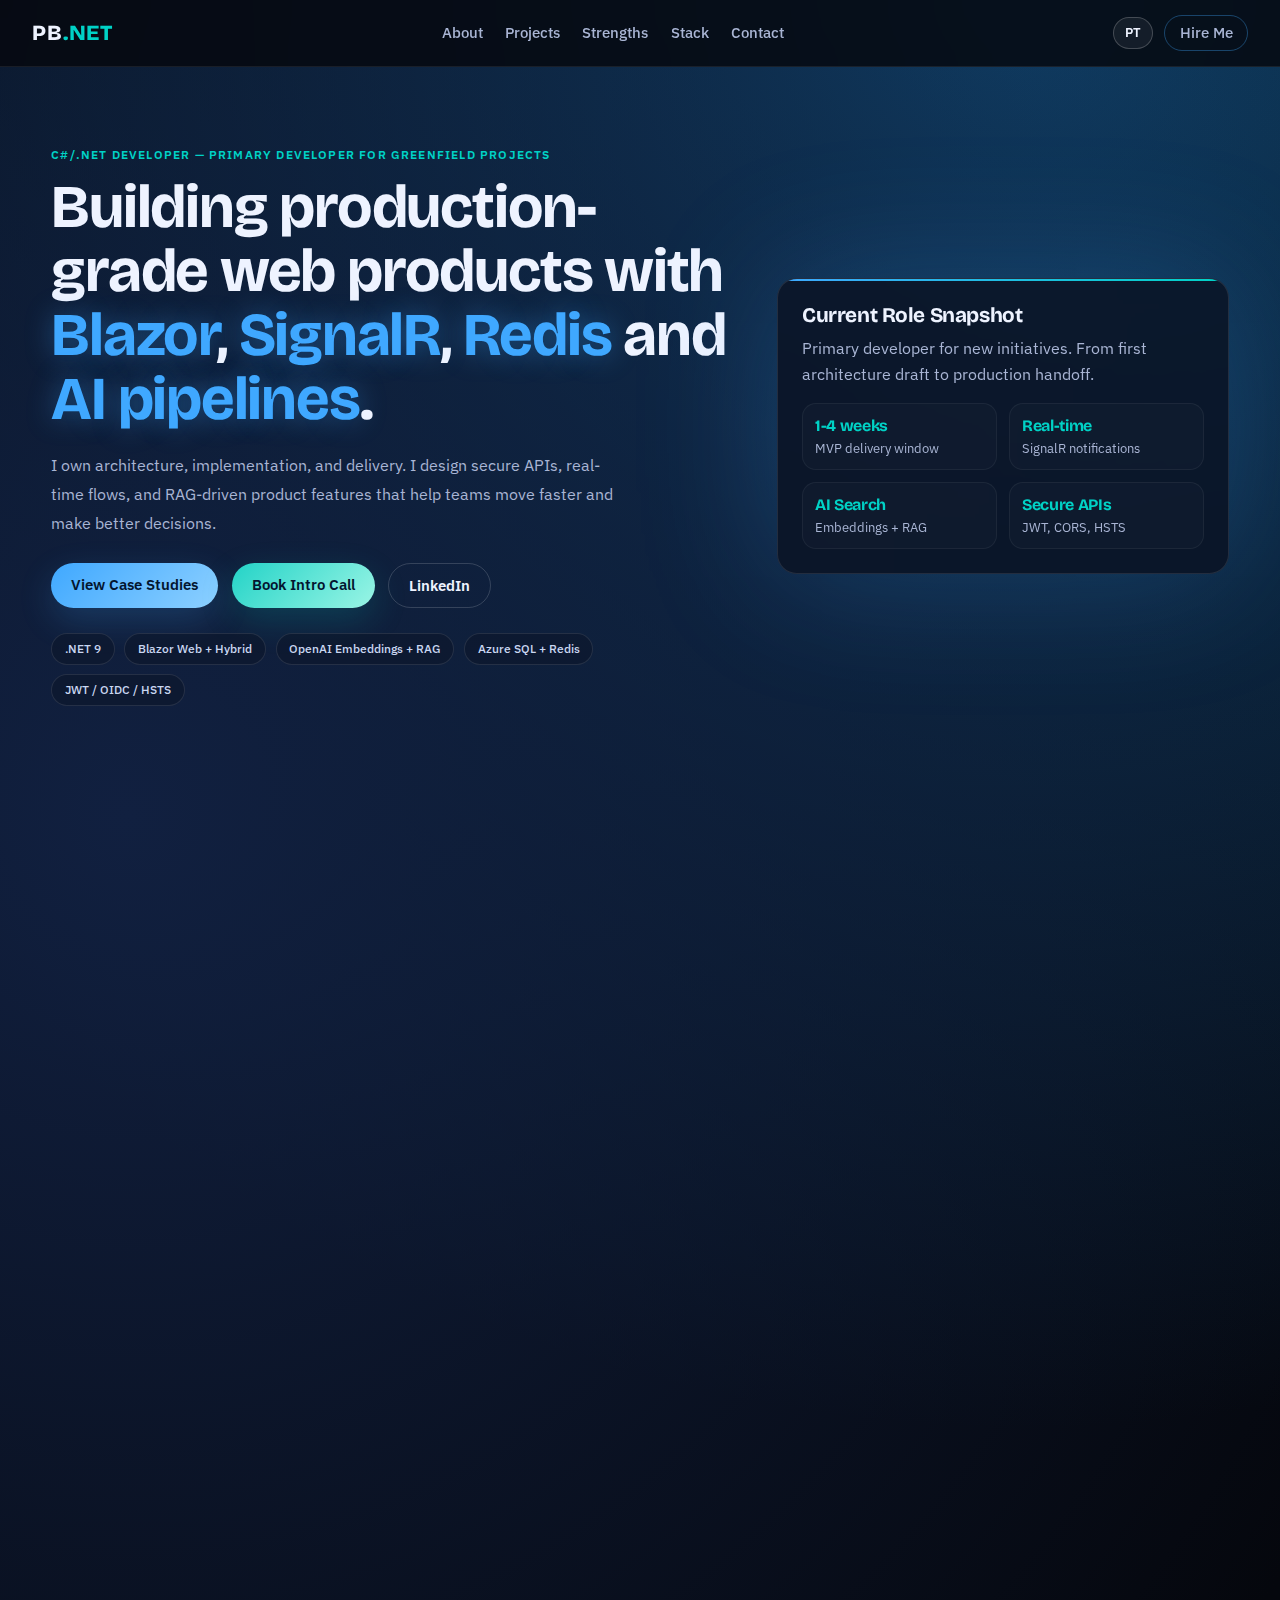
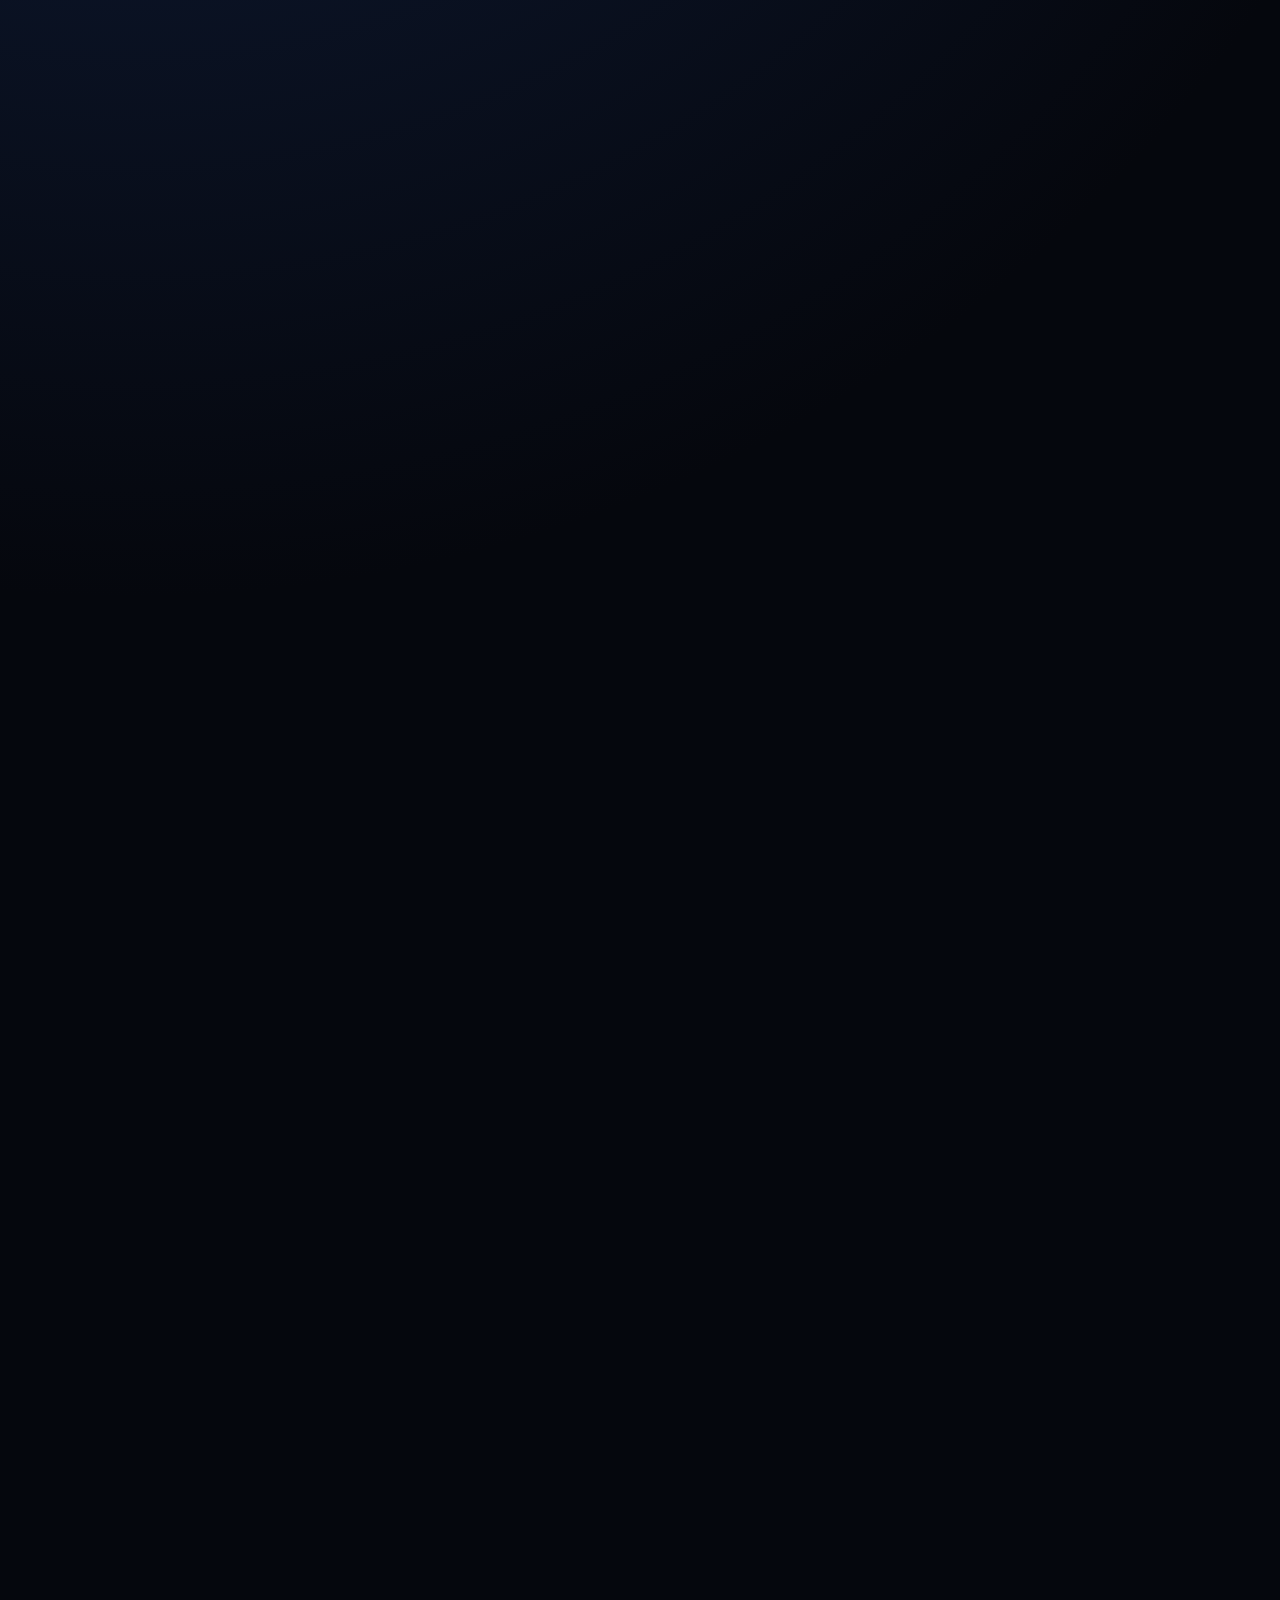
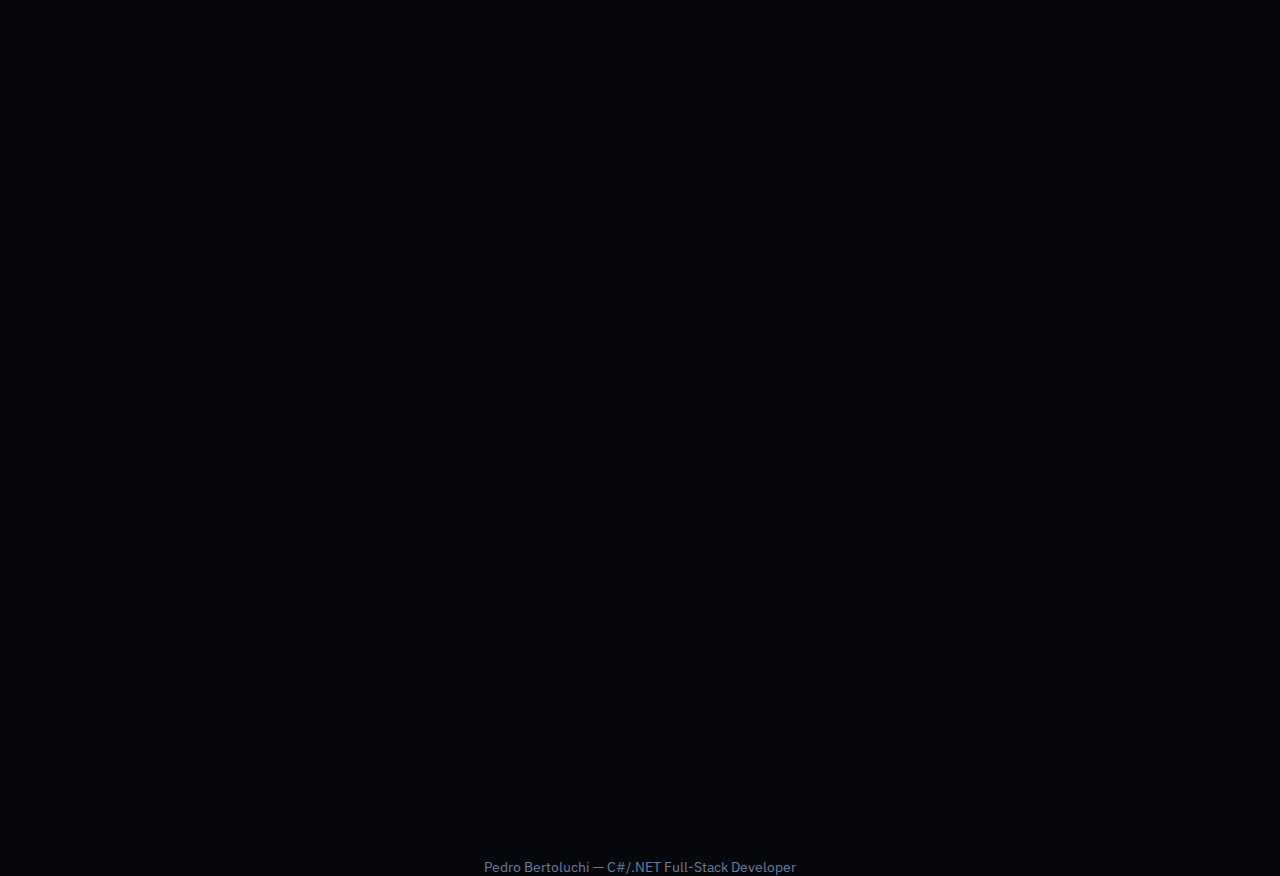
<file: docs/index.html>
<!DOCTYPE html>
<html lang="en">
<head>
  <meta charset="UTF-8">
  <meta name="viewport" content="width=device-width, initial-scale=1.0">
  <meta name="description" content="Pedro Bertoluchi - C#/.NET Full-Stack Developer building secure, real-time and AI-enabled systems.">
  <title>Pedro Bertoluchi | .NET Full-Stack Portfolio</title>
  <link rel="icon" type="image/svg+xml" href="data:image/svg+xml,%3Csvg xmlns='http://www.w3.org/2000/svg' viewBox='0 0 100 100'%3E%3Crect width='100' height='100' rx='18' fill='%2305070d'/%3E%3Ctext x='10' y='62' font-family='system-ui,sans-serif' font-weight='800' font-size='40' fill='%23eef3ff'%3EPB%3C/text%3E%3Ctext x='10' y='86' font-family='system-ui,sans-serif' font-weight='700' font-size='24' fill='%2300d2c6'%3E.NET%3C/text%3E%3C/svg%3E">
  <meta property="og:type" content="website">
  <meta property="og:title" content="Pedro Bertoluchi | .NET Full-Stack Developer">
  <meta property="og:description" content="C#/.NET engineer building secure Blazor apps, real-time systems with SignalR and Redis, and AI-enabled workflows with OpenAI embeddings and RAG.">
  <meta property="og:url" content="https://thanksuniverse.github.io/portfolio/">
  <meta property="og:locale" content="en_US">
  <meta property="og:locale:alternate" content="pt_BR">
  <meta name="twitter:card" content="summary">
  <meta name="twitter:title" content="Pedro Bertoluchi | .NET Full-Stack Developer">
  <meta name="twitter:description" content="C#/.NET engineer building secure Blazor apps, real-time systems, and AI-enabled workflows.">
  <meta name="author" content="Pedro Bertoluchi">
  <meta name="theme-color" content="#05070d">
  <link rel="canonical" href="https://thanksuniverse.github.io/portfolio/">
  <link rel="preconnect" href="https://fonts.googleapis.com">
  <link rel="preconnect" href="https://fonts.gstatic.com" crossorigin>
  <link href="https://fonts.googleapis.com/css2?family=Bricolage+Grotesque:wght@400;500;700;800&family=IBM+Plex+Sans:wght@400;500;600&display=swap" rel="stylesheet">
  <link rel="stylesheet" href="./styles.css">
  <script type="application/ld+json">
  {
    "@context": "https://schema.org",
    "@type": "ProfilePage",
    "mainEntity": {
      "@type": "Person",
      "name": "Pedro Bertoluchi",
      "jobTitle": "C#/.NET Full-Stack Developer",
      "url": "https://thanksuniverse.github.io/portfolio/",
      "email": "pedro.bertoluchi@outlook.com",
      "sameAs": [
        "https://github.com/ThanksUniverse",
        "https://www.linkedin.com/in/pedro-bertoluchi/"
      ],
      "knowsAbout": [".NET", "C#", "Blazor", "SignalR", "EF Core", "Redis", "Azure", "OpenAI", "RAG"],
      "worksFor": {
        "@type": "Organization",
        "name": "Enterprise Internal Systems"
      },
      "address": {
        "@type": "PostalAddress",
        "addressLocality": "Porto Ferreira",
        "addressRegion": "Sao Paulo",
        "addressCountry": "BR"
      }
    }
  }
  </script>
  <script type="text/javascript">
  (function(c,l,a,r,i,t,y){
    c[a]=c[a]||function(){(c[a].q=c[a].q||[]).push(arguments)};
    t=l.createElement(r);t.async=1;t.src="https://www.clarity.ms/tag/"+i;
    y=l.getElementsByTagName(r)[0];y.parentNode.insertBefore(t,y);
  })(window,document,"clarity","script","YOUR_CLARITY_PROJECT_ID");
  </script>
</head>
<body>
  <div class="noise"></div>
  <div class="mesh-wrap">
    <div class="mesh mesh-a"></div>
    <div class="mesh mesh-b"></div>
    <div class="mesh mesh-c"></div>
  </div>

  <header class="top-nav">
    <a class="brand" href="#home">PB<span>.NET</span></a>
    <nav aria-label="Primary" id="main-nav">
      <a href="#about">About</a>
      <a href="#projects">Projects</a>
      <a href="#strengths">Strengths</a>
      <a href="#stack">Stack</a>
      <a href="#contact">Contact</a>
    </nav>
    <div class="top-nav-controls">
      <button class="lang-toggle" id="lang-toggle" type="button" aria-label="Switch language">PT</button>
      <a class="nav-cta" href="#contact">Hire Me</a>
      <button class="menu-toggle" id="menu-toggle" type="button" aria-label="Toggle menu" aria-expanded="false">
        <span></span><span></span><span></span>
      </button>
    </div>
  </header>

  <main id="home">
    <section class="hero reveal">
      <div class="hero-left">
        <p class="kicker">C#/.NET Developer &mdash; Primary Developer for Greenfield Projects</p>
        <h1>Building production-grade web products with <span>Blazor</span>, <span>SignalR</span>, <span>Redis</span> and <span>AI pipelines</span>.</h1>
        <p class="hero-sub">
          I own architecture, implementation, and delivery. I design secure APIs, real-time flows,
          and RAG-driven product features that help teams move faster and make better decisions.
        </p>
        <div class="hero-actions">
          <a class="btn solid" href="#projects">View Case Studies</a>
          <a class="btn solid alt" href="#contact">Book Intro Call</a>
          <a class="btn ghost" href="https://www.linkedin.com/in/pedro-bertoluchi/" target="_blank" rel="noopener noreferrer">LinkedIn</a>
        </div>
        <ul class="trust-strip">
          <li>.NET 9</li>
          <li>Blazor Web + Hybrid</li>
          <li>OpenAI Embeddings + RAG</li>
          <li>Azure SQL + Redis</li>
          <li>JWT / OIDC / HSTS</li>
        </ul>
      </div>

      <aside class="hero-card tilt" aria-label="Highlights card">
        <h2>Current Role Snapshot</h2>
        <p>Primary developer for new initiatives. From first architecture draft to production handoff.</p>
        <div class="stat-grid">
          <article>
            <h3>1-4 weeks</h3>
            <p>MVP delivery window</p>
          </article>
          <article>
            <h3>Real-time</h3>
            <p>SignalR notifications</p>
          </article>
          <article>
            <h3>AI Search</h3>
            <p>Embeddings + RAG</p>
          </article>
          <article>
            <h3>Secure APIs</h3>
            <p>JWT, CORS, HSTS</p>
          </article>
        </div>
      </aside>
    </section>

    <section id="about" class="about reveal">
      <div class="about-intro">
        <p class="kicker">About</p>
        <h2>Pedro Bertoluchi</h2>
        <p class="about-headline">.NET engineer for business-critical internal systems</p>
        <p class="about-body">
          I'm Pedro, a .NET engineer focused on building and operating business-critical internal systems.
          I ship secure Blazor applications backed by SQL and Azure, with strong ownership over reliability,
          integrations, and production support. My style is direct and pragmatic: measurable impact,
          clean architecture, and systems that keep working under pressure.
        </p>
        <ul class="about-details">
          <li><strong>Role:</strong> .NET Engineer (Full-Stack, Enterprise Internal Systems)</li>
          <li><strong>Location:</strong> Porto Ferreira, Sao Paulo, Brazil</li>
          <li><strong>Work model:</strong> On-site/Hybrid, open to global collaboration</li>
          <li><strong>Quick links:</strong> <a href="https://github.com/ThanksUniverse" target="_blank" rel="noopener noreferrer">GitHub</a> &middot; <a href="https://www.linkedin.com/in/pedro-bertoluchi/" target="_blank" rel="noopener noreferrer">LinkedIn</a> &middot; <a href="mailto:pedro.bertoluchi@outlook.com">Email</a></li>
        </ul>
      </div>
      <div class="about-highlights">
        <div class="highlight-card">
          <h3>What I deliver</h3>
          <ul>
            <li>Primary developer for greenfield initiatives from architecture to production rollout.</li>
            <li>Built APIM gateway governance with proxy, real-time block/rate limiting visibility, and standardized logging.</li>
            <li>Delivered internal platforms for comex workflows, ABC cost tracking, and inventory request lifecycle.</li>
            <li>Implemented AI/RAG search flows that improved KPI and document discoverability for non-technical users.</li>
            <li>Created reusable SignalR and API security templates to increase team delivery consistency.</li>
          </ul>
        </div>
        <div class="competence-tags">
          <span>Primary Developer</span>
          <span>Greenfield Delivery</span>
          <span>Azure APIM Governance</span>
          <span>OWASP API Security</span>
          <span>Blazor + SignalR</span>
          <span>Redis + Real-time</span>
          <span>OpenAI + RAG</span>
          <span>CI/CD Ownership</span>
        </div>
      </div>
    </section>

    <section id="projects" class="projects reveal">
      <div class="section-head">
        <p class="kicker">Selected Work</p>
        <h2>Case studies built for operations, scale, and fast delivery</h2>
      </div>
      <div class="project-grid">
        <article class="project tilt">
          <p class="badge">Greenfield Platform</p>
          <h3>MG Comex Workflow Platform</h3>
          <p class="project-desc">End-to-end import/comex pipeline with role-based modules, validations, and operational dashboards.</p>
          <ul>
            <li>Designed architecture and API contracts</li>
            <li>Built Blazor UI and EF Core data workflows</li>
            <li>Delivered MVP to production in 2-4 week cycles</li>
          </ul>
          <div class="tags"><span>.NET 9</span><span>Blazor</span><span>EF Core</span><span>Azure SQL</span></div>
        </article>

        <article class="project tilt">
          <p class="badge">Cloud Gateway</p>
          <h3>Azure API Management Control Layer</h3>
          <p class="project-desc">Centralized API gateway handling proxy, observability, abuse protection, and traffic governance.</p>
          <ul>
            <li>APIM front-door for all inbound requests</li>
            <li>Real-time block rules and rate-limit monitoring</li>
            <li>Standardized logs and reduced incident triage time by ~30%</li>
          </ul>
          <div class="tags"><span>Azure APIM</span><span>Rate Limiting</span><span>OWASP</span><span>Observability</span></div>
        </article>

        <article class="project tilt">
          <p class="badge">AI + Automation</p>
          <h3>Semantic Search for KPI and Docs</h3>
          <p class="project-desc">RAG pipeline enabling non-technical users to ask natural-language questions and retrieve reliable insights.</p>
          <ul>
            <li>Implemented embeddings flow and retrieval strategy</li>
            <li>Connected AI outputs into daily product workflows</li>
            <li>Improved document/KPI discovery and reduced lookup time for users</li>
          </ul>
          <div class="tags"><span>OpenAI</span><span>Embeddings</span><span>RAG</span><span>Prompt Pipelines</span></div>
        </article>

        <article class="project tilt">
          <p class="badge">Operations Integration</p>
          <h3>Inventory Request and Live Status System</h3>
          <p class="project-desc">User-friendly request portal connected to inventory data with real-time status and fulfillment tracking.</p>
          <ul>
            <li>Integrated inventory source with request lifecycle</li>
            <li>Added real-time updates for requesters and teams</li>
            <li>Reduced friction and status-follow-up overhead for requesters</li>
          </ul>
          <div class="tags"><span>APIs</span><span>SignalR</span><span>Redis</span><span>Integration</span></div>
        </article>
      </div>
      <div class="also-built">
        <p class="kicker">Also Built</p>
        <div class="also-built-items">
          <span>ABC Activity Cost Tracking Platform</span>
          <span>Conecta Ideias Collaboration Platform</span>
          <span>Reusable SignalR Notification Hub</span>
          <span>HelpDesk Workflow System</span>
          <span>Real-time Chat with RAG + AI</span>
        </div>
      </div>
    </section>

    <section id="strengths" class="strengths reveal">
      <div class="section-head">
        <p class="kicker">Why Work With Me</p>
        <h2>What I bring to every project</h2>
      </div>
      <div class="strengths-grid">
        <article class="strength-card">
          <div class="strength-icon">
            <svg viewBox="0 0 24 24" fill="none" stroke="currentColor" stroke-width="1.5" stroke-linecap="round" stroke-linejoin="round"><path d="M12 2L2 7l10 5 10-5-10-5z"/><path d="M2 17l10 5 10-5"/><path d="M2 12l10 5 10-5"/></svg>
          </div>
          <h3>End-to-End Ownership</h3>
          <p>Repeatedly led architecture, implementation, and production rollout as primary developer for new initiatives.</p>
        </article>
        <article class="strength-card">
          <div class="strength-icon">
            <svg viewBox="0 0 24 24" fill="none" stroke="currentColor" stroke-width="1.5" stroke-linecap="round" stroke-linejoin="round"><rect x="3" y="11" width="18" height="11" rx="2" ry="2"/><path d="M7 11V7a5 5 0 0 1 10 0v4"/></svg>
          </div>
          <h3>Security and Reliability</h3>
          <p>OWASP-oriented API security, APIM governance, rate limiting, logging, and operational guardrails by default.</p>
        </article>
        <article class="strength-card">
          <div class="strength-icon">
            <svg viewBox="0 0 24 24" fill="none" stroke="currentColor" stroke-width="1.5" stroke-linecap="round" stroke-linejoin="round"><polyline points="13 2 3 14 12 14 11 22 21 10 12 10 13 2"/></svg>
          </div>
          <h3>Speed to Production</h3>
          <p>Prototype-to-production pipelines with reusable templates and clear technical docs. 2-4 week MVP cycles.</p>
        </article>
        <article class="strength-card">
          <div class="strength-icon">
            <svg viewBox="0 0 24 24" fill="none" stroke="currentColor" stroke-width="1.5" stroke-linecap="round" stroke-linejoin="round"><path d="M14.7 6.3a1 1 0 0 0 0 1.4l1.6 1.6a1 1 0 0 0 1.4 0l3.77-3.77a6 6 0 0 1-7.94 7.94l-6.91 6.91a2.12 2.12 0 0 1-3-3l6.91-6.91a6 6 0 0 1 7.94-7.94l-3.76 3.76z"/></svg>
          </div>
          <h3>Reusable Engineering</h3>
          <p>Built reusable SignalR and API templates with documentation so teams can ship faster and more consistently.</p>
        </article>
        <article class="strength-card">
          <div class="strength-icon">
            <svg viewBox="0 0 24 24" fill="none" stroke="currentColor" stroke-width="1.5" stroke-linecap="round" stroke-linejoin="round"><path d="M21 16V8a2 2 0 0 0-1-1.73l-7-4a2 2 0 0 0-2 0l-7 4A2 2 0 0 0 3 8v8a2 2 0 0 0 1 1.73l7 4a2 2 0 0 0 2 0l7-4A2 2 0 0 0 21 16z"/><polyline points="3.27 6.96 12 12.01 20.73 6.96"/><line x1="12" y1="22.08" x2="12" y2="12"/></svg>
          </div>
          <h3>Business-First Systems</h3>
          <p>Systems focused on real operational bottlenecks: HelpDesk, comex, inventory requests, ideas pipeline, and cost tracking.</p>
        </article>
        <article class="strength-card">
          <div class="strength-icon">
            <svg viewBox="0 0 24 24" fill="none" stroke="currentColor" stroke-width="1.5" stroke-linecap="round" stroke-linejoin="round"><circle cx="12" cy="12" r="10"/><line x1="2" y1="12" x2="22" y2="12"/><path d="M12 2a15.3 15.3 0 0 1 4 10 15.3 15.3 0 0 1-4 10 15.3 15.3 0 0 1-4-10 15.3 15.3 0 0 1 4-10z"/></svg>
          </div>
          <h3>Azure-Native</h3>
          <p>Broad Azure experience: App hosting, identity (Azure AD/OIDC), monitoring, SQL, Redis caching, APIM, and storage.</p>
        </article>
      </div>
    </section>

    <section id="stack" class="stack reveal">
      <div class="section-head">
        <p class="kicker">Core Stack</p>
        <h2>Built around modern .NET web architecture</h2>
      </div>
      <div class="stack-layout">
        <article class="stack-card tilt">
          <div class="stack-card-accent"></div>
          <h3>Application Layer</h3>
          <p>Blazor Web + Hybrid frontends, modular component architecture, and user-centric UX flows.</p>
          <div class="stack-tags"><span>Blazor</span><span>Razor</span><span>MAUI</span></div>
        </article>
        <article class="stack-card tilt">
          <div class="stack-card-accent accent-2"></div>
          <h3>API and Domain Layer</h3>
          <p>ASP.NET Core APIs, EF Core data access, domain workflows, and background workers.</p>
          <div class="stack-tags"><span>ASP.NET Core</span><span>EF Core</span><span>Workers</span></div>
        </article>
        <article class="stack-card tilt">
          <div class="stack-card-accent accent-3"></div>
          <h3>Data and Performance Layer</h3>
          <p>SQL Server/Azure SQL for durability, Redis for low-latency cache and pub/sub patterns.</p>
          <div class="stack-tags"><span>Azure SQL</span><span>Redis</span><span>Pub/Sub</span></div>
        </article>
        <article class="stack-card tilt">
          <div class="stack-card-accent accent-4"></div>
          <h3>Security and Delivery Layer</h3>
          <p>OWASP-aligned API hardening with OIDC, JWT, HSTS, CORS, plus Azure/GitHub CI/CD and observability.</p>
          <div class="stack-tags"><span>OIDC</span><span>JWT</span><span>CI/CD</span></div>
        </article>
      </div>
    </section>

    <section id="contact" class="contact reveal">
      <div class="contact-inner">
        <h2>Let's build the next .NET product</h2>
        <p>Available for full-time and high-impact project collaboration.</p>
        <div class="hero-actions">
          <a class="btn solid" href="mailto:pedro.bertoluchi@outlook.com">Send Email</a>
          <a class="btn solid alt" href="https://github.com/ThanksUniverse" target="_blank" rel="noopener noreferrer">GitHub Profile</a>
          <a class="btn ghost" href="https://www.linkedin.com/in/pedro-bertoluchi/" target="_blank" rel="noopener noreferrer">LinkedIn</a>
        </div>
      </div>
    </section>
  </main>

  <footer>
    <p style="margin: 0;">Pedro Bertoluchi &mdash; C#/.NET Full-Stack Developer</p>
  </footer>

  <script src="./script.js"></script>
</body>
</html>
</file>
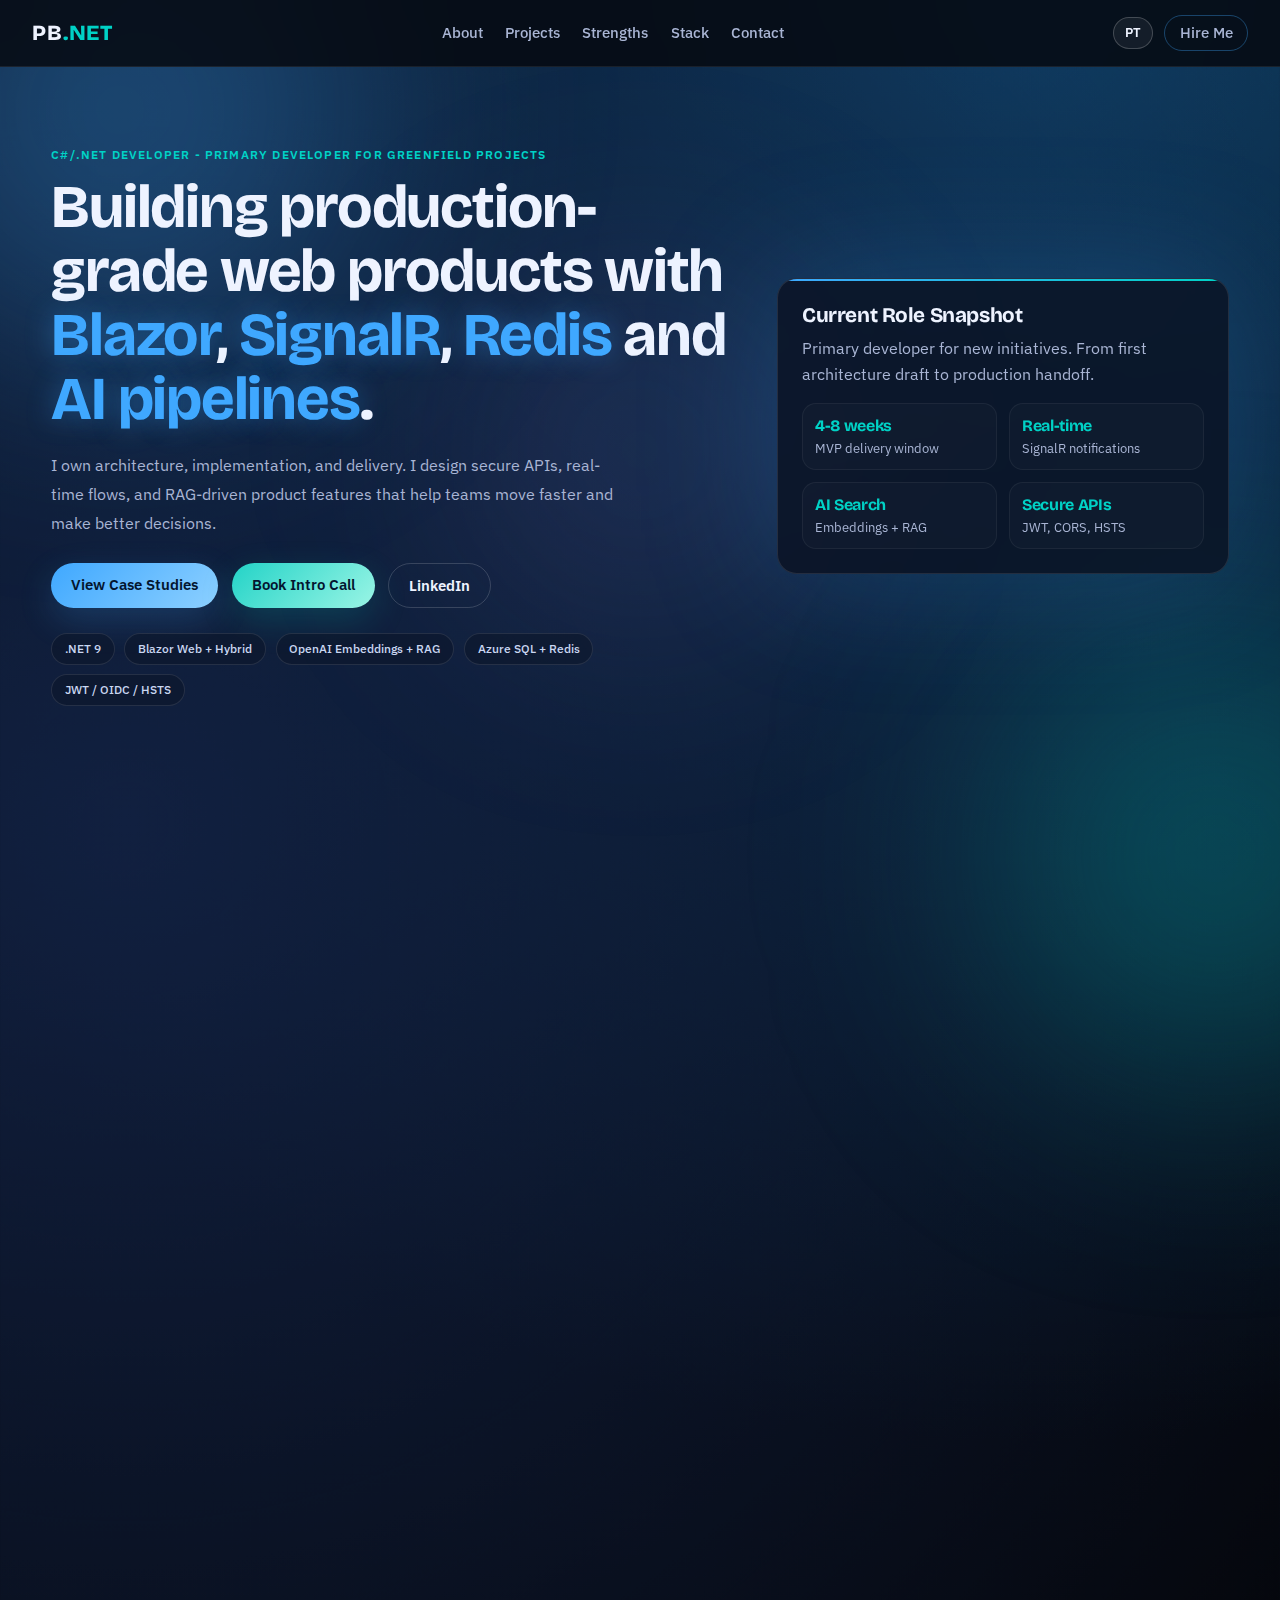
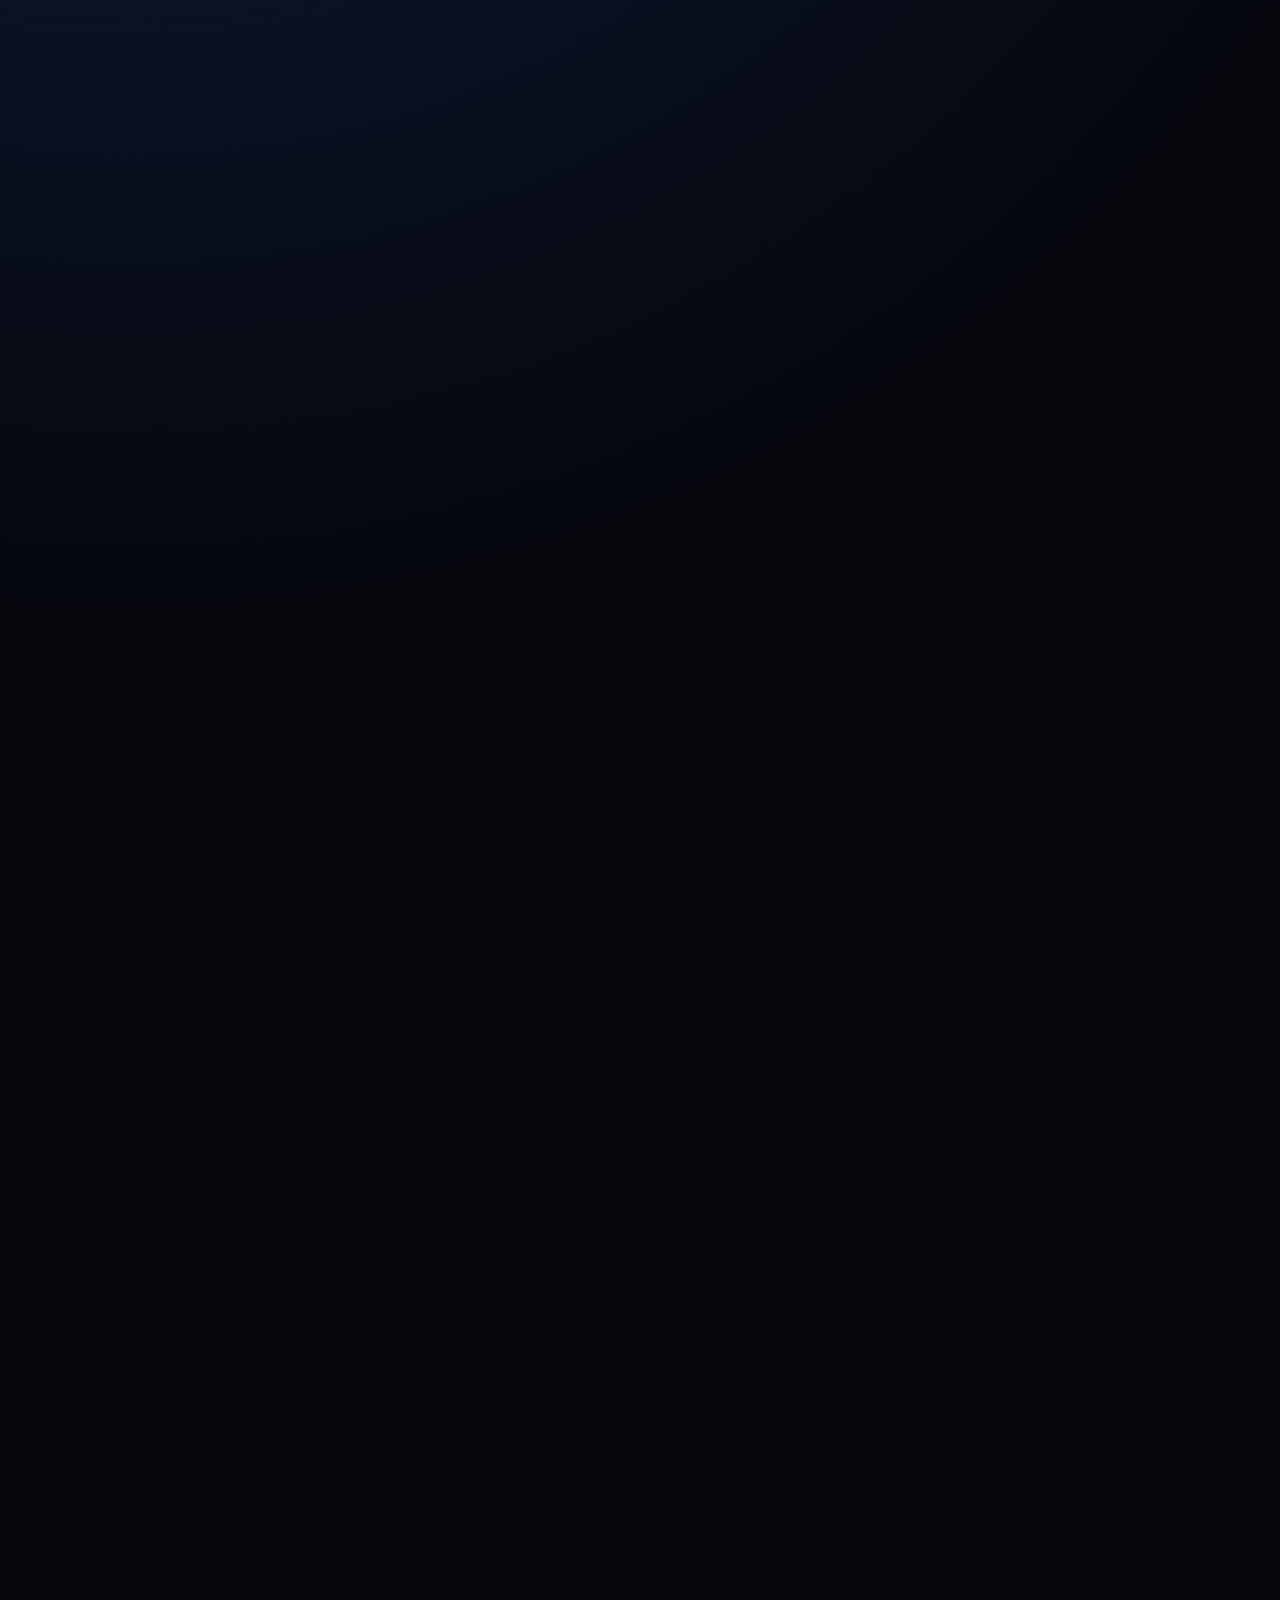
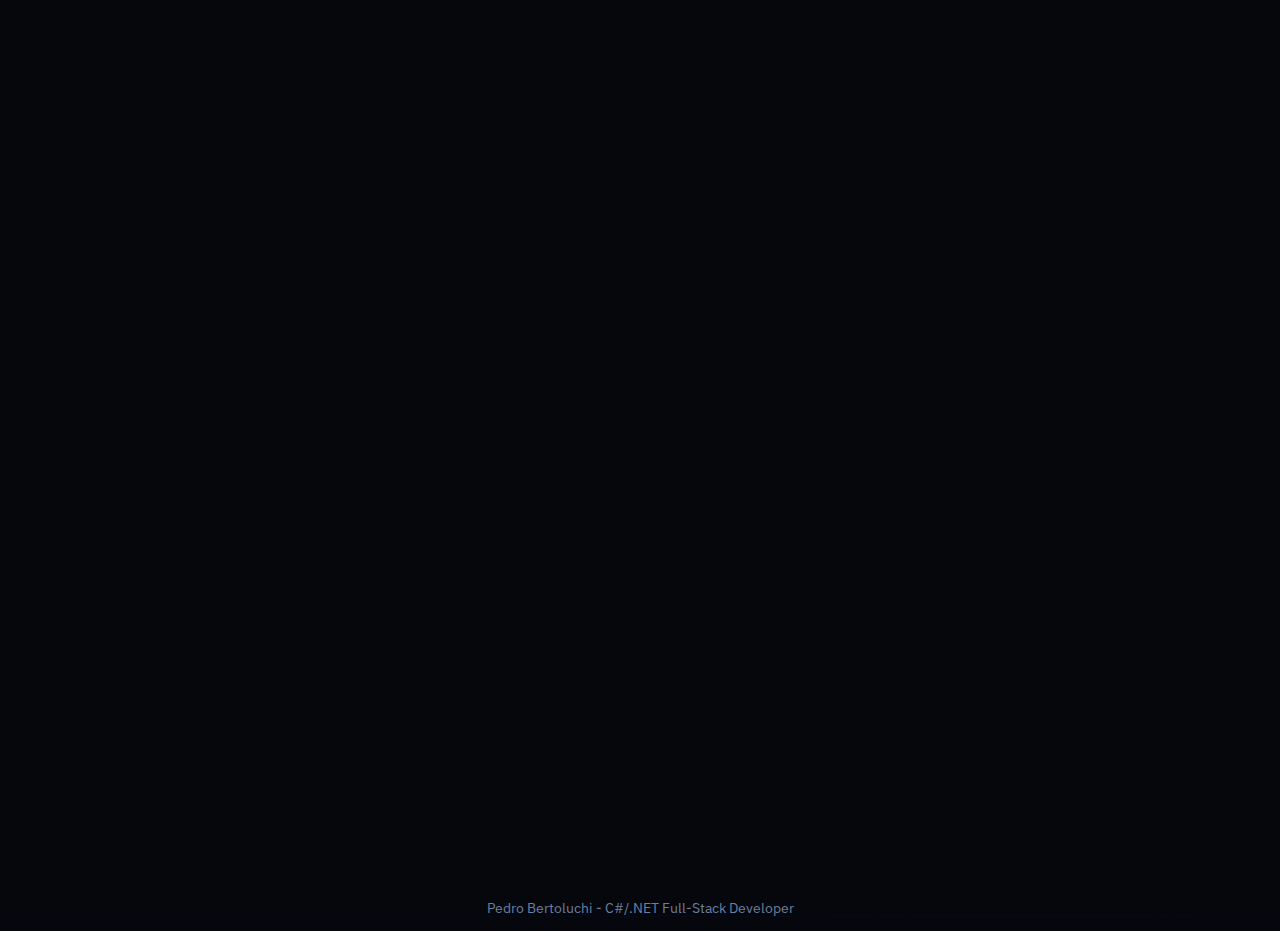
<file: portfolio/index.html>
<!DOCTYPE html>
<html lang="en">
<head>
  <meta charset="UTF-8">
  <meta name="viewport" content="width=device-width, initial-scale=1.0">
  <meta name="description" content="Pedro Bertoluchi - C#/.NET Full-Stack Developer building secure, real-time and AI-enabled systems.">
  <title>Pedro Bertoluchi | .NET Full-Stack Portfolio</title>
  <link rel="icon" type="image/svg+xml" href="data:image/svg+xml,%3Csvg xmlns='http://www.w3.org/2000/svg' viewBox='0 0 100 100'%3E%3Crect width='100' height='100' rx='18' fill='%2305070d'/%3E%3Ctext x='10' y='62' font-family='system-ui,sans-serif' font-weight='800' font-size='40' fill='%23eef3ff'%3EPB%3C/text%3E%3Ctext x='10' y='86' font-family='system-ui,sans-serif' font-weight='700' font-size='24' fill='%2300d2c6'%3E.NET%3C/text%3E%3C/svg%3E">
  <meta property="og:type" content="website">
  <meta property="og:title" content="Pedro Bertoluchi | .NET Full-Stack Developer">
  <meta property="og:description" content="C#/.NET engineer building secure Blazor apps, real-time systems with SignalR and Redis, and AI-enabled workflows with OpenAI embeddings and RAG.">
  <meta property="og:url" content="https://thanksuniverse.github.io/portfolio/">
  <meta property="og:locale" content="en_US">
  <meta property="og:locale:alternate" content="pt_BR">
  <meta name="twitter:card" content="summary">
  <meta name="twitter:title" content="Pedro Bertoluchi | .NET Full-Stack Developer">
  <meta name="twitter:description" content="C#/.NET engineer building secure Blazor apps, real-time systems, and AI-enabled workflows.">
  <meta name="author" content="Pedro Bertoluchi">
  <meta name="theme-color" content="#05070d">
  <link rel="canonical" href="https://thanksuniverse.github.io/portfolio/">
  <link rel="preconnect" href="https://fonts.googleapis.com">
  <link rel="preconnect" href="https://fonts.gstatic.com" crossorigin>
  <link href="https://fonts.googleapis.com/css2?family=Bricolage+Grotesque:wght@400;500;700;800&family=IBM+Plex+Sans:wght@400;500;600&display=swap" rel="stylesheet">
  <link rel="stylesheet" href="./styles.css">
  <script type="application/ld+json">
  {
    "@context": "https://schema.org",
    "@type": "ProfilePage",
    "mainEntity": {
      "@type": "Person",
      "name": "Pedro Bertoluchi",
      "jobTitle": "C#/.NET Full-Stack Developer",
      "url": "https://thanksuniverse.github.io/portfolio/",
      "email": "pedro.bertoluchi@outlook.com",
      "sameAs": [
        "https://github.com/ThanksUniverse",
        "https://www.linkedin.com/in/pedro-bertoluchi/"
      ],
      "knowsAbout": [".NET", "C#", "Blazor", "SignalR", "EF Core", "Redis", "Azure", "OpenAI", "RAG"],
      "worksFor": {
        "@type": "Organization",
        "name": "Enterprise Internal Systems"
      },
      "address": {
        "@type": "PostalAddress",
        "addressLocality": "Porto Ferreira",
        "addressRegion": "Sao Paulo",
        "addressCountry": "BR"
      }
    }
  }
  </script>
  <script type="text/javascript">
  (function(c,l,a,r,i,t,y){
    c[a]=c[a]||function(){(c[a].q=c[a].q||[]).push(arguments)};
    t=l.createElement(r);t.async=1;t.src="https://www.clarity.ms/tag/"+i;
    y=l.getElementsByTagName(r)[0];y.parentNode.insertBefore(t,y);
  })(window,document,"clarity","script","YOUR_CLARITY_PROJECT_ID");
  </script>
</head>
<body>
  <div class="noise"></div>
  <div class="mesh mesh-a"></div>
  <div class="mesh mesh-b"></div>
  <div class="mesh mesh-c"></div>

  <header class="top-nav">
    <a class="brand" href="#home">PB<span>.NET</span></a>
    <nav aria-label="Primary" id="main-nav">
      <a href="#about">About</a>
      <a href="#projects">Projects</a>
      <a href="#strengths">Strengths</a>
      <a href="#stack">Stack</a>
      <a href="#contact">Contact</a>
    </nav>
    <div class="top-nav-controls">
      <button class="lang-toggle" id="lang-toggle" type="button" aria-label="Switch language">PT</button>
      <a class="nav-cta" href="#contact">Hire Me</a>
      <button class="menu-toggle" id="menu-toggle" type="button" aria-label="Toggle menu" aria-expanded="false">
        <span></span><span></span><span></span>
      </button>
    </div>
  </header>

  <main id="home">
    <section class="hero reveal">
      <div class="hero-left">
        <p class="kicker">C#/.NET Developer &mdash; Primary Developer for Greenfield Projects</p>
        <h1>Building production-grade web products with <span>Blazor</span>, <span>SignalR</span>, <span>Redis</span> and <span>AI pipelines</span>.</h1>
        <p class="hero-sub">
          I own architecture, implementation, and delivery. I design secure APIs, real-time flows,
          and RAG-driven product features that help teams move faster and make better decisions.
        </p>
        <div class="hero-actions">
          <a class="btn solid" href="#projects">View Case Studies</a>
          <a class="btn solid alt" href="#contact">Book Intro Call</a>
          <a class="btn ghost" href="https://www.linkedin.com/in/pedro-bertoluchi/" target="_blank" rel="noopener noreferrer">LinkedIn</a>
        </div>
        <ul class="trust-strip">
          <li>.NET 9</li>
          <li>Blazor Web + Hybrid</li>
          <li>OpenAI Embeddings + RAG</li>
          <li>Azure SQL + Redis</li>
          <li>JWT / OIDC / HSTS</li>
        </ul>
      </div>

      <aside class="hero-card tilt" aria-label="Highlights card">
        <h2>Current Role Snapshot</h2>
        <p>Primary developer for new initiatives. From first architecture draft to production handoff.</p>
        <div class="stat-grid">
          <article>
            <h3>4-8 weeks</h3>
            <p>MVP delivery window</p>
          </article>
          <article>
            <h3>Real-time</h3>
            <p>SignalR notifications</p>
          </article>
          <article>
            <h3>AI Search</h3>
            <p>Embeddings + RAG</p>
          </article>
          <article>
            <h3>Secure APIs</h3>
            <p>JWT, CORS, HSTS</p>
          </article>
        </div>
      </aside>
    </section>

    <section id="about" class="about reveal">
      <div class="about-intro">
        <p class="kicker">About</p>
        <h2>Pedro Bertoluchi</h2>
        <p class="about-headline">.NET engineer for business-critical internal systems</p>
        <p class="about-body">
          I'm Pedro, a .NET engineer focused on building and operating business-critical internal systems.
          I ship secure Blazor applications backed by SQL and Azure, with strong ownership over reliability,
          integrations, and production support. My style is direct and pragmatic: measurable impact,
          clean architecture, and systems that keep working under pressure.
        </p>
        <ul class="about-details">
          <li><strong>Role:</strong> .NET Engineer (Full-Stack, Enterprise Internal Systems)</li>
          <li><strong>Location:</strong> Porto Ferreira, Sao Paulo, Brazil</li>
          <li><strong>Work model:</strong> On-site/Hybrid, open to global collaboration</li>
          <li><strong>Quick links:</strong> <a href="https://github.com/ThanksUniverse" target="_blank" rel="noopener noreferrer">GitHub</a> &middot; <a href="https://www.linkedin.com/in/pedro-bertoluchi/" target="_blank" rel="noopener noreferrer">LinkedIn</a> &middot; <a href="mailto:pedro.bertoluchi@outlook.com">Email</a></li>
        </ul>
      </div>
      <div class="about-highlights">
        <div class="highlight-card">
          <h3>What I deliver</h3>
          <ul>
            <li>Primary developer for greenfield initiatives from architecture to production rollout.</li>
            <li>Built APIM gateway governance with proxy, real-time block/rate limiting visibility, and standardized logging.</li>
            <li>Delivered internal platforms for comex workflows, ABC cost tracking, and inventory request lifecycle.</li>
            <li>Implemented AI/RAG search flows that improved KPI and document discoverability for non-technical users.</li>
            <li>Created reusable SignalR and API security templates to increase team delivery consistency.</li>
          </ul>
        </div>
        <div class="competence-tags">
          <span>Primary Developer</span>
          <span>Greenfield Delivery</span>
          <span>Azure APIM Governance</span>
          <span>OWASP API Security</span>
          <span>Blazor + SignalR</span>
          <span>Redis + Real-time</span>
          <span>OpenAI + RAG</span>
          <span>CI/CD Ownership</span>
        </div>
      </div>
    </section>

    <section id="projects" class="projects reveal">
      <div class="section-head">
        <p class="kicker">Selected Work</p>
        <h2>Case studies built for operations, scale, and fast delivery</h2>
      </div>
      <div class="project-grid">
        <article class="project tilt">
          <p class="badge">Greenfield Platform</p>
          <h3>MG Comex Workflow Platform</h3>
          <p class="project-desc">End-to-end import/comex pipeline with role-based modules, validations, and operational dashboards.</p>
          <ul>
            <li>Designed architecture and API contracts</li>
            <li>Built Blazor UI and EF Core data workflows</li>
            <li>Delivered MVP to production in 4-8 week cycles</li>
          </ul>
          <div class="tags"><span>.NET 9</span><span>Blazor</span><span>EF Core</span><span>Azure SQL</span></div>
        </article>

        <article class="project tilt">
          <p class="badge">Cloud Gateway</p>
          <h3>Azure API Management Control Layer</h3>
          <p class="project-desc">Centralized API gateway handling proxy, observability, abuse protection, and traffic governance.</p>
          <ul>
            <li>APIM front-door for all inbound requests</li>
            <li>Real-time block rules and rate-limit monitoring</li>
            <li>Standardized logs and reduced incident triage time by ~30%</li>
          </ul>
          <div class="tags"><span>Azure APIM</span><span>Rate Limiting</span><span>OWASP</span><span>Observability</span></div>
        </article>

        <article class="project tilt">
          <p class="badge">AI + Automation</p>
          <h3>Semantic Search for KPI and Docs</h3>
          <p class="project-desc">RAG pipeline enabling non-technical users to ask natural-language questions and retrieve reliable insights.</p>
          <ul>
            <li>Implemented embeddings flow and retrieval strategy</li>
            <li>Connected AI outputs into daily product workflows</li>
            <li>Improved document/KPI discovery and reduced lookup time for users</li>
          </ul>
          <div class="tags"><span>OpenAI</span><span>Embeddings</span><span>RAG</span><span>Prompt Pipelines</span></div>
        </article>

        <article class="project tilt">
          <p class="badge">Operations Integration</p>
          <h3>Inventory Request and Live Status System</h3>
          <p class="project-desc">User-friendly request portal connected to inventory data with real-time status and fulfillment tracking.</p>
          <ul>
            <li>Integrated inventory source with request lifecycle</li>
            <li>Added real-time updates for requesters and teams</li>
            <li>Reduced friction and status-follow-up overhead for requesters</li>
          </ul>
          <div class="tags"><span>APIs</span><span>SignalR</span><span>Redis</span><span>Integration</span></div>
        </article>
      </div>
      <div class="also-built">
        <p class="kicker">Also Built</p>
        <div class="also-built-items">
          <span>ABC Activity Cost Tracking Platform</span>
          <span>Conecta Ideias Collaboration Platform</span>
          <span>Reusable SignalR Notification Hub</span>
          <span>HelpDesk Workflow System</span>
          <span>Real-time Chat with RAG + AI</span>
        </div>
      </div>
    </section>

    <section id="strengths" class="strengths reveal">
      <div class="section-head">
        <p class="kicker">Why Work With Me</p>
        <h2>What I bring to every project</h2>
      </div>
      <div class="strengths-grid">
        <article class="strength-card">
          <div class="strength-icon">
            <svg viewBox="0 0 24 24" fill="none" stroke="currentColor" stroke-width="1.5" stroke-linecap="round" stroke-linejoin="round"><path d="M12 2L2 7l10 5 10-5-10-5z"/><path d="M2 17l10 5 10-5"/><path d="M2 12l10 5 10-5"/></svg>
          </div>
          <h3>End-to-End Ownership</h3>
          <p>Repeatedly led architecture, implementation, and production rollout as primary developer for new initiatives.</p>
        </article>
        <article class="strength-card">
          <div class="strength-icon">
            <svg viewBox="0 0 24 24" fill="none" stroke="currentColor" stroke-width="1.5" stroke-linecap="round" stroke-linejoin="round"><rect x="3" y="11" width="18" height="11" rx="2" ry="2"/><path d="M7 11V7a5 5 0 0 1 10 0v4"/></svg>
          </div>
          <h3>Security and Reliability</h3>
          <p>OWASP-oriented API security, APIM governance, rate limiting, logging, and operational guardrails by default.</p>
        </article>
        <article class="strength-card">
          <div class="strength-icon">
            <svg viewBox="0 0 24 24" fill="none" stroke="currentColor" stroke-width="1.5" stroke-linecap="round" stroke-linejoin="round"><polyline points="13 2 3 14 12 14 11 22 21 10 12 10 13 2"/></svg>
          </div>
          <h3>Speed to Production</h3>
          <p>Prototype-to-production pipelines with reusable templates and clear technical docs. 4-8 week MVP cycles.</p>
        </article>
        <article class="strength-card">
          <div class="strength-icon">
            <svg viewBox="0 0 24 24" fill="none" stroke="currentColor" stroke-width="1.5" stroke-linecap="round" stroke-linejoin="round"><path d="M14.7 6.3a1 1 0 0 0 0 1.4l1.6 1.6a1 1 0 0 0 1.4 0l3.77-3.77a6 6 0 0 1-7.94 7.94l-6.91 6.91a2.12 2.12 0 0 1-3-3l6.91-6.91a6 6 0 0 1 7.94-7.94l-3.76 3.76z"/></svg>
          </div>
          <h3>Reusable Engineering</h3>
          <p>Built reusable SignalR and API templates with documentation so teams can ship faster and more consistently.</p>
        </article>
        <article class="strength-card">
          <div class="strength-icon">
            <svg viewBox="0 0 24 24" fill="none" stroke="currentColor" stroke-width="1.5" stroke-linecap="round" stroke-linejoin="round"><path d="M21 16V8a2 2 0 0 0-1-1.73l-7-4a2 2 0 0 0-2 0l-7 4A2 2 0 0 0 3 8v8a2 2 0 0 0 1 1.73l7 4a2 2 0 0 0 2 0l7-4A2 2 0 0 0 21 16z"/><polyline points="3.27 6.96 12 12.01 20.73 6.96"/><line x1="12" y1="22.08" x2="12" y2="12"/></svg>
          </div>
          <h3>Business-First Systems</h3>
          <p>Systems focused on real operational bottlenecks: HelpDesk, comex, inventory requests, ideas pipeline, and cost tracking.</p>
        </article>
        <article class="strength-card">
          <div class="strength-icon">
            <svg viewBox="0 0 24 24" fill="none" stroke="currentColor" stroke-width="1.5" stroke-linecap="round" stroke-linejoin="round"><circle cx="12" cy="12" r="10"/><line x1="2" y1="12" x2="22" y2="12"/><path d="M12 2a15.3 15.3 0 0 1 4 10 15.3 15.3 0 0 1-4 10 15.3 15.3 0 0 1-4-10 15.3 15.3 0 0 1 4-10z"/></svg>
          </div>
          <h3>Azure-Native</h3>
          <p>Broad Azure experience: App hosting, identity (Azure AD/OIDC), monitoring, SQL, Redis caching, APIM, and storage.</p>
        </article>
      </div>
    </section>

    <section id="stack" class="stack reveal">
      <div class="section-head">
        <p class="kicker">Core Stack</p>
        <h2>Built around modern .NET web architecture</h2>
      </div>
      <div class="stack-layout">
        <article class="stack-card tilt">
          <div class="stack-card-accent"></div>
          <h3>Application Layer</h3>
          <p>Blazor Web + Hybrid frontends, modular component architecture, and user-centric UX flows.</p>
          <div class="stack-tags"><span>Blazor</span><span>Razor</span><span>MAUI</span></div>
        </article>
        <article class="stack-card tilt">
          <div class="stack-card-accent accent-2"></div>
          <h3>API and Domain Layer</h3>
          <p>ASP.NET Core APIs, EF Core data access, domain workflows, and background workers.</p>
          <div class="stack-tags"><span>ASP.NET Core</span><span>EF Core</span><span>Workers</span></div>
        </article>
        <article class="stack-card tilt">
          <div class="stack-card-accent accent-3"></div>
          <h3>Data and Performance Layer</h3>
          <p>SQL Server/Azure SQL for durability, Redis for low-latency cache and pub/sub patterns.</p>
          <div class="stack-tags"><span>Azure SQL</span><span>Redis</span><span>Pub/Sub</span></div>
        </article>
        <article class="stack-card tilt">
          <div class="stack-card-accent accent-4"></div>
          <h3>Security and Delivery Layer</h3>
          <p>OWASP-aligned API hardening with OIDC, JWT, HSTS, CORS, plus Azure/GitHub CI/CD and observability.</p>
          <div class="stack-tags"><span>OIDC</span><span>JWT</span><span>CI/CD</span></div>
        </article>
      </div>
    </section>

    <section id="contact" class="contact reveal">
      <div class="contact-inner">
        <h2>Let's build the next .NET product</h2>
        <p>Available for full-time and high-impact project collaboration.</p>
        <div class="hero-actions">
          <a class="btn solid" href="mailto:pedro.bertoluchi@outlook.com">Send Email</a>
          <a class="btn solid alt" href="https://github.com/ThanksUniverse" target="_blank" rel="noopener noreferrer">GitHub Profile</a>
          <a class="btn ghost" href="https://www.linkedin.com/in/pedro-bertoluchi/" target="_blank" rel="noopener noreferrer">LinkedIn</a>
        </div>
      </div>
    </section>
  </main>

  <footer>
    <p>Pedro Bertoluchi &mdash; C#/.NET Full-Stack Developer</p>
  </footer>

  <script src="./script.js"></script>
</body>
</html>
</file>
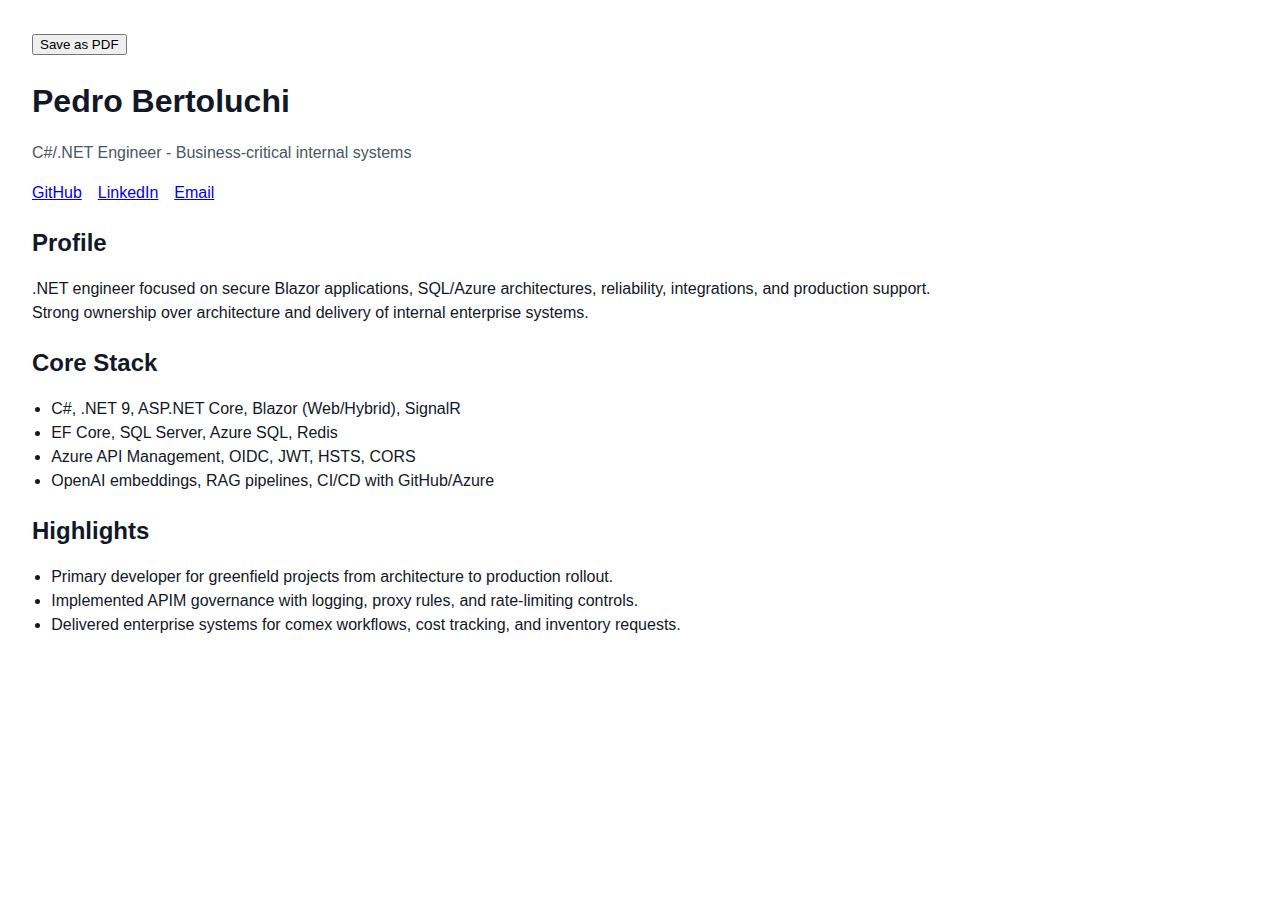
<file: portfolio/Pedro-Bertoluchi-Resume.html>
<!DOCTYPE html>
<html lang="en">
<head>
  <meta charset="UTF-8">
  <meta name="viewport" content="width=device-width, initial-scale=1.0">
  <title>Pedro Bertoluchi | Resume</title>
  <style>
    body {
      font-family: "Segoe UI", Arial, sans-serif;
      margin: 2rem;
      color: #111827;
      line-height: 1.5;
      max-width: 900px;
    }
    h1, h2 {
      margin-bottom: 0.4rem;
    }
    .muted {
      color: #4b5563;
    }
    ul {
      padding-left: 1.2rem;
    }
    .links a {
      margin-right: 1rem;
    }
    @media print {
      .no-print { display: none; }
      body { margin: 0.5in; }
    }
  </style>
</head>
<body>
  <p class="no-print"><button onclick="window.print()">Save as PDF</button></p>
  <h1>Pedro Bertoluchi</h1>
  <p class="muted">C#/.NET Engineer - Business-critical internal systems</p>
  <p class="links"><a href="https://github.com/ThanksUniverse">GitHub</a><a href="https://www.linkedin.com/in/pedro-bertoluchi/">LinkedIn</a><a href="mailto:pedrober.developer@gmail.com">Email</a></p>

  <h2>Profile</h2>
  <p>.NET engineer focused on secure Blazor applications, SQL/Azure architectures, reliability, integrations, and production support. Strong ownership over architecture and delivery of internal enterprise systems.</p>

  <h2>Core Stack</h2>
  <ul>
    <li>C#, .NET 9, ASP.NET Core, Blazor (Web/Hybrid), SignalR</li>
    <li>EF Core, SQL Server, Azure SQL, Redis</li>
    <li>Azure API Management, OIDC, JWT, HSTS, CORS</li>
    <li>OpenAI embeddings, RAG pipelines, CI/CD with GitHub/Azure</li>
  </ul>

  <h2>Highlights</h2>
  <ul>
    <li>Primary developer for greenfield projects from architecture to production rollout.</li>
    <li>Implemented APIM governance with logging, proxy rules, and rate-limiting controls.</li>
    <li>Delivered enterprise systems for comex workflows, cost tracking, and inventory requests.</li>
  </ul>
</body>
</html>
</file>
<file: docs/styles.css>
:root {
  --bg: #05070d;
  --text: #eef3ff;
  --muted: #a9b5d4;
  --accent: #3fa8ff;
  --accent-2: #00d2c6;
  --accent-3: #a78bfa;
  --accent-4: #f97316;
  --card: rgba(10, 18, 34, 0.78);
  --glow: 0 0 140px rgba(63, 168, 255, 0.22);
  --border: rgba(255, 255, 255, 0.08);
  --radius: 20px;
}

* {
  box-sizing: border-box;
}

html,
body {
  margin: 0;
  padding: 0;
  color: var(--text);
  font-family: "IBM Plex Sans", "Segoe UI", sans-serif;
  scroll-behavior: smooth;
}

html {
  background: var(--bg);
}

body {
  min-height: 100vh;
  overflow-x: hidden;
  background: radial-gradient(circle at 10% 20%, #112040 0%, transparent 40%),
    radial-gradient(circle at 80% 0%, #0f3f66 0%, transparent 34%),
    var(--bg);
}

::selection {
  background: rgba(63, 168, 255, 0.35);
  color: #fff;
}

.noise {
  position: fixed;
  inset: 0;
  pointer-events: none;
  opacity: 0.08;
  background-image: url("data:image/svg+xml,%3Csvg viewBox='0 0 256 256' xmlns='http://www.w3.org/2000/svg'%3E%3Cfilter id='n'%3E%3CfeTurbulence type='fractalNoise' baseFrequency='0.85' numOctaves='4' stitchTiles='stitch'/%3E%3C/filter%3E%3Crect width='100%25' height='100%25' filter='url(%23n)' opacity='0.5'/%3E%3C/svg%3E");
  background-size: 256px 256px;
  z-index: -3;
}

.mesh-wrap {
  position: fixed;
  inset: 0;
  overflow: hidden;
  clip-path: inset(0);
  pointer-events: none;
  z-index: -2;
}

.mesh {
  position: absolute;
  border-radius: 50%;
  filter: blur(120px);
  pointer-events: none;
  animation: float 20s ease-in-out infinite;
}

.mesh-a {
  width: 500px;
  height: 500px;
  top: -140px;
  left: -130px;
  background: rgba(63, 168, 255, 0.3);
}

.mesh-b {
  width: 450px;
  height: 450px;
  right: -160px;
  bottom: -180px;
  background: rgba(0, 210, 198, 0.25);
  animation-delay: -7s;
}

.mesh-c {
  width: 350px;
  height: 350px;
  top: 50%;
  left: 50%;
  transform: translate(-50%, -50%);
  background: rgba(167, 139, 250, 0.12);
  animation-delay: -14s;
}

@keyframes float {
  0%, 100% { transform: translate(0, 0) scale(1); }
  33% { transform: translate(30px, -20px) scale(1.05); }
  66% { transform: translate(-20px, 15px) scale(0.95); }
}

.top-nav {
  position: sticky;
  top: 0;
  z-index: 20;
  display: flex;
  justify-content: space-between;
  align-items: center;
  gap: 1rem;
  padding: 0.95rem clamp(1rem, 3vw, 2rem);
  border-bottom: 1px solid var(--border);
  background: rgba(5, 7, 13, 0.82);
  backdrop-filter: blur(18px);
  -webkit-backdrop-filter: blur(18px);
}

.brand {
  text-decoration: none;
  color: var(--text);
  font-family: "Bricolage Grotesque", sans-serif;
  font-size: 1.35rem;
  font-weight: 800;
  letter-spacing: 0.04em;
  transition: opacity 180ms ease;
}

.brand:hover {
  opacity: 0.85;
}

.brand span {
  color: var(--accent-2);
}

.top-nav nav {
  display: flex;
  gap: 1.4rem;
}

.top-nav-controls {
  display: flex;
  align-items: center;
  gap: 0.7rem;
}

.top-nav nav a,
.nav-cta {
  color: var(--muted);
  text-decoration: none;
  font-size: 0.94rem;
  font-weight: 500;
  transition: color 180ms ease;
  position: relative;
}

.top-nav nav a::after {
  content: "";
  position: absolute;
  bottom: -3px;
  left: 0;
  width: 0;
  height: 2px;
  background: var(--accent);
  border-radius: 2px;
  transition: width 200ms ease;
}

.top-nav nav a:hover::after {
  width: 100%;
}

.lang-toggle {
  color: var(--text);
  background: rgba(255, 255, 255, 0.06);
  border: 1px solid rgba(255, 255, 255, 0.2);
  border-radius: 999px;
  padding: 0.42rem 0.7rem;
  font: inherit;
  font-size: 0.8rem;
  font-weight: 600;
  cursor: pointer;
  transition: border-color 180ms ease, transform 180ms ease, background 180ms ease;
}

.lang-toggle:hover {
  border-color: rgba(0, 210, 198, 0.55);
  background: rgba(0, 210, 198, 0.08);
  transform: translateY(-1px);
}

.menu-toggle {
  display: none;
  flex-direction: column;
  gap: 4px;
  background: none;
  border: none;
  cursor: pointer;
  padding: 6px;
}

.menu-toggle span {
  display: block;
  width: 20px;
  height: 2px;
  background: var(--text);
  border-radius: 2px;
  transition: transform 200ms ease, opacity 200ms ease;
}

.menu-toggle[aria-expanded="true"] span:nth-child(1) {
  transform: translateY(6px) rotate(45deg);
}

.menu-toggle[aria-expanded="true"] span:nth-child(2) {
  opacity: 0;
}

.menu-toggle[aria-expanded="true"] span:nth-child(3) {
  transform: translateY(-6px) rotate(-45deg);
}

a:focus-visible,
button:focus-visible {
  outline: 2px solid var(--accent-2);
  outline-offset: 3px;
}

.top-nav nav a:hover,
.nav-cta:hover {
  color: var(--text);
}

.nav-cta {
  border: 1px solid rgba(63, 168, 255, 0.35);
  border-radius: 999px;
  padding: 0.45rem 0.9rem;
  transition: border-color 180ms ease, background 180ms ease, color 180ms ease;
}

.nav-cta:hover {
  border-color: var(--accent);
  background: rgba(63, 168, 255, 0.1);
}

main {
  width: min(1180px, 92vw);
  margin: 0 auto;
  padding-bottom: 5rem;
}

section {
  margin-top: 7rem;
}

.hero {
  display: grid;
  grid-template-columns: 1.2fr 0.8fr;
  gap: 3rem;
  align-items: center;
  margin-top: 5rem;
}

.kicker {
  margin: 0 0 0.85rem;
  color: var(--accent-2);
  text-transform: uppercase;
  letter-spacing: 0.1em;
  font-size: 0.74rem;
  font-weight: 600;
}

h1,
h2,
h3 {
  margin: 0;
  font-family: "Bricolage Grotesque", sans-serif;
  letter-spacing: -0.02em;
}

h1 {
  font-size: clamp(2.2rem, 5vw, 3.8rem);
  line-height: 1.05;
}

h1 span {
  color: var(--accent);
  text-shadow: 0 0 28px rgba(63, 168, 255, 0.4);
}

.hero-sub {
  max-width: 58ch;
  color: var(--muted);
  line-height: 1.75;
  margin-top: 1.3rem;
  font-size: 1.02rem;
}

.hero-actions {
  display: flex;
  gap: 0.85rem;
  margin-top: 1.6rem;
  flex-wrap: wrap;
}

.btn {
  text-decoration: none;
  border-radius: 999px;
  padding: 0.75rem 1.25rem;
  font-weight: 600;
  font-size: 0.93rem;
  transition: transform 200ms ease, border-color 200ms ease, box-shadow 200ms ease;
}

.btn:hover {
  transform: translateY(-2px);
}

.btn:active {
  transform: translateY(0);
}

.btn.solid {
  color: #03152f;
  background: linear-gradient(135deg, var(--accent), #8dd0ff);
  box-shadow: 0 12px 35px rgba(63, 168, 255, 0.2);
}

.btn.solid:hover {
  box-shadow: 0 16px 45px rgba(63, 168, 255, 0.32);
}

.btn.solid.alt {
  background: linear-gradient(135deg, #23d3c7, #9af5e5);
  box-shadow: 0 12px 35px rgba(0, 210, 198, 0.18);
}

.btn.solid.alt:hover {
  box-shadow: 0 16px 45px rgba(0, 210, 198, 0.28);
}

.btn.ghost {
  color: var(--text);
  border: 1px solid rgba(255, 255, 255, 0.16);
}

.btn.ghost:hover {
  border-color: rgba(63, 168, 255, 0.48);
  box-shadow: 0 0 40px rgba(63, 168, 255, 0.12);
}

.trust-strip {
  margin: 1.6rem 0 0;
  padding: 0;
  list-style: none;
  display: flex;
  gap: 0.6rem;
  flex-wrap: wrap;
}

.trust-strip li {
  font-size: 0.74rem;
  font-weight: 500;
  border: 1px solid rgba(255, 255, 255, 0.1);
  border-radius: 999px;
  padding: 0.45rem 0.8rem;
  color: #cad7f2;
  background: rgba(12, 21, 42, 0.6);
  transition: border-color 200ms ease;
}

.trust-strip li:hover {
  border-color: rgba(63, 168, 255, 0.3);
}

.hero-card {
  background: var(--card);
  border: 1px solid rgba(255, 255, 255, 0.1);
  border-radius: var(--radius);
  backdrop-filter: blur(10px);
  padding: 1.5rem;
  box-shadow: var(--glow);
  position: relative;
  overflow: hidden;
}

.hero-card::before {
  content: "";
  position: absolute;
  top: 0;
  left: 0;
  right: 0;
  height: 2px;
  background: linear-gradient(90deg, var(--accent), var(--accent-2));
}

.hero-card h2 {
  font-size: 1.3rem;
}

.hero-card > p {
  color: var(--muted);
  line-height: 1.6;
  margin-top: 0.5rem;
}

.stat-grid {
  display: grid;
  grid-template-columns: 1fr 1fr;
  gap: 0.75rem;
  margin-top: 1rem;
}

.stat-grid article {
  border: 1px solid rgba(255, 255, 255, 0.06);
  border-radius: 14px;
  background: rgba(255, 255, 255, 0.02);
  padding: 0.75rem;
  transition: border-color 200ms ease, background 200ms ease;
}

.stat-grid article:hover {
  border-color: rgba(63, 168, 255, 0.2);
  background: rgba(63, 168, 255, 0.03);
}

.stat-grid h3 {
  margin: 0;
  font-size: 1rem;
  color: var(--accent-2);
}

.stat-grid p {
  margin: 0.3rem 0 0;
  font-size: 0.8rem;
  color: var(--muted);
}

.tilt {
  transition: transform 180ms ease;
  transform-style: preserve-3d;
  will-change: transform;
}

.about {
  display: grid;
  grid-template-columns: 1fr 1fr;
  gap: 3rem;
  align-items: start;
}

.about-intro {
  position: sticky;
  top: 6rem;
}

.about h2 {
  font-size: clamp(1.6rem, 3vw, 2.6rem);
  margin-top: 0.3rem;
}

.about-headline {
  color: var(--accent);
  font-weight: 600;
  font-size: 1.08rem;
  margin-top: 0.4rem;
}

.about-body {
  color: var(--muted);
  line-height: 1.8;
  margin-top: 1rem;
}

.about-details {
  margin: 1.2rem 0 0;
  padding-left: 0;
  list-style: none;
  color: #d7e2f8;
  line-height: 2;
}

.about-details li {
  padding-left: 1rem;
  position: relative;
}

.about-details li::before {
  content: "";
  position: absolute;
  left: 0;
  top: 0.75em;
  width: 4px;
  height: 4px;
  border-radius: 50%;
  background: var(--accent-2);
}

.about-details a {
  color: var(--accent);
  text-decoration: none;
  transition: color 150ms ease;
}

.about-details a:hover {
  color: #bfe8ff;
  text-decoration: underline;
}

.about-highlights {
  display: flex;
  flex-direction: column;
  gap: 1.5rem;
}

.highlight-card {
  background: linear-gradient(145deg, rgba(8, 20, 38, 0.9), rgba(12, 28, 49, 0.7));
  border: 1px solid rgba(255, 255, 255, 0.1);
  border-radius: var(--radius);
  padding: 1.4rem;
  position: relative;
  overflow: hidden;
}

.highlight-card::before {
  content: "";
  position: absolute;
  top: 0;
  left: 0;
  bottom: 0;
  width: 3px;
  background: linear-gradient(180deg, var(--accent-2), var(--accent));
}

.highlight-card h3 {
  font-size: 1.15rem;
  margin-bottom: 0.6rem;
}

.highlight-card ul {
  margin: 0;
  padding-left: 1.1rem;
  color: #d7e2f8;
  line-height: 1.8;
  font-size: 0.94rem;
}

.highlight-card li {
  margin-bottom: 0.3rem;
}

.competence-tags {
  display: flex;
  flex-wrap: wrap;
  gap: 0.55rem;
}

.competence-tags span {
  border-radius: 999px;
  border: 1px solid rgba(0, 210, 198, 0.3);
  background: rgba(0, 210, 198, 0.06);
  padding: 0.48rem 0.8rem;
  font-size: 0.78rem;
  font-weight: 500;
  color: #d6fff8;
  transition: border-color 200ms ease, background 200ms ease;
}

.competence-tags span:hover {
  border-color: rgba(0, 210, 198, 0.55);
  background: rgba(0, 210, 198, 0.12);
}

.section-head {
  display: grid;
  gap: 0.5rem;
  margin-bottom: 2rem;
}

.section-head h2 {
  font-size: clamp(1.5rem, 3vw, 2.5rem);
}

.project-grid {
  display: grid;
  grid-template-columns: repeat(2, minmax(0, 1fr));
  gap: 1.2rem;
}

.project {
  background: var(--card);
  border: 1px solid rgba(255, 255, 255, 0.08);
  border-radius: var(--radius);
  backdrop-filter: blur(8px);
  padding: 1.4rem;
  display: flex;
  flex-direction: column;
  position: relative;
  overflow: hidden;
  transition: border-color 250ms ease, box-shadow 250ms ease;
}

.project:hover {
  border-color: rgba(63, 168, 255, 0.25);
  box-shadow: 0 8px 50px rgba(63, 168, 255, 0.1);
}

.project::after {
  content: "";
  position: absolute;
  top: 0;
  left: 0;
  right: 0;
  height: 2px;
  background: linear-gradient(90deg, transparent, var(--accent), transparent);
  opacity: 0;
  transition: opacity 300ms ease;
}

.project:hover::after {
  opacity: 1;
}

.badge {
  width: fit-content;
  margin: 0;
  padding: 0.35rem 0.7rem;
  border-radius: 999px;
  border: 1px solid rgba(0, 210, 198, 0.35);
  color: var(--accent-2);
  font-size: 0.7rem;
  text-transform: uppercase;
  letter-spacing: 0.08em;
  font-weight: 600;
}

.project h3 {
  margin-top: 0.85rem;
  font-size: 1.25rem;
}

.project-desc {
  color: var(--muted);
  line-height: 1.65;
  margin-top: 0.5rem;
}

.project ul {
  margin: 0.5rem 0 0;
  padding-left: 1.1rem;
  color: #d7e2f8;
  font-size: 0.92rem;
  line-height: 1.7;
}

.project li {
  margin-bottom: 0.2rem;
}

.tags {
  display: flex;
  gap: 0.45rem;
  flex-wrap: wrap;
  margin-top: auto;
  padding-top: 1rem;
}

.tags span {
  font-size: 0.72rem;
  font-weight: 500;
  border-radius: 999px;
  border: 1px solid rgba(255, 255, 255, 0.1);
  padding: 0.35rem 0.65rem;
  color: #c6d2ec;
  transition: border-color 200ms ease;
}

.tags span:hover {
  border-color: rgba(63, 168, 255, 0.3);
}

.also-built {
  margin-top: 2.5rem;
  text-align: center;
}

.also-built .kicker {
  margin-bottom: 1rem;
}

.also-built-items {
  display: flex;
  flex-wrap: wrap;
  justify-content: center;
  gap: 0.6rem;
}

.also-built-items span {
  border: 1px solid rgba(255, 255, 255, 0.1);
  border-radius: 999px;
  padding: 0.5rem 1rem;
  font-size: 0.85rem;
  color: var(--muted);
  background: rgba(10, 18, 34, 0.5);
  transition: border-color 200ms ease, color 200ms ease;
}

.also-built-items span:hover {
  border-color: rgba(0, 210, 198, 0.35);
  color: var(--text);
}

.strengths-grid {
  display: grid;
  grid-template-columns: repeat(3, minmax(0, 1fr));
  gap: 1.2rem;
}

.strength-card {
  background: var(--card);
  border: 1px solid rgba(255, 255, 255, 0.08);
  border-radius: var(--radius);
  backdrop-filter: blur(8px);
  padding: 1.4rem;
  transition: border-color 250ms ease, transform 250ms ease;
}

.strength-card:hover {
  border-color: rgba(63, 168, 255, 0.2);
  transform: translateY(-3px);
}

.strength-icon {
  width: 40px;
  height: 40px;
  display: flex;
  align-items: center;
  justify-content: center;
  border-radius: 12px;
  background: rgba(63, 168, 255, 0.1);
  border: 1px solid rgba(63, 168, 255, 0.2);
  margin-bottom: 1rem;
}

.strength-icon svg {
  width: 20px;
  height: 20px;
  color: var(--accent);
}

.strength-card h3 {
  font-size: 1.08rem;
  margin-bottom: 0.5rem;
}

.strength-card p {
  color: var(--muted);
  line-height: 1.65;
  font-size: 0.94rem;
  margin: 0;
}

.stack-layout {
  display: grid;
  grid-template-columns: repeat(2, minmax(0, 1fr));
  gap: 1.2rem;
}

.stack-card {
  background: var(--card);
  border: 1px solid rgba(255, 255, 255, 0.08);
  border-radius: var(--radius);
  backdrop-filter: blur(8px);
  padding: 1.4rem;
  position: relative;
  overflow: hidden;
  transition: border-color 250ms ease;
}

.stack-card:hover {
  border-color: rgba(63, 168, 255, 0.2);
}

.stack-card-accent {
  position: absolute;
  top: 0;
  left: 0;
  right: 0;
  height: 3px;
  background: linear-gradient(90deg, var(--accent), transparent);
}

.stack-card-accent.accent-2 {
  background: linear-gradient(90deg, var(--accent-2), transparent);
}

.stack-card-accent.accent-3 {
  background: linear-gradient(90deg, var(--accent-3), transparent);
}

.stack-card-accent.accent-4 {
  background: linear-gradient(90deg, var(--accent-4), transparent);
}

.stack-card h3 {
  font-size: 1.1rem;
}

.stack-card p {
  margin: 0.65rem 0 0;
  color: var(--muted);
  line-height: 1.65;
  font-size: 0.94rem;
}

.stack-tags {
  display: flex;
  gap: 0.4rem;
  flex-wrap: wrap;
  margin-top: 0.8rem;
}

.stack-tags span {
  font-size: 0.7rem;
  font-weight: 600;
  border-radius: 999px;
  padding: 0.3rem 0.6rem;
  color: rgba(255, 255, 255, 0.5);
  background: rgba(255, 255, 255, 0.04);
  border: 1px solid rgba(255, 255, 255, 0.06);
}

.contact {
  border-radius: 24px;
  border: 1px solid rgba(63, 168, 255, 0.25);
  padding: 0;
  background: linear-gradient(145deg, rgba(16, 28, 51, 0.85), rgba(8, 15, 31, 0.75));
  box-shadow: var(--glow);
  position: relative;
  overflow: hidden;
}

.contact::before {
  content: "";
  position: absolute;
  top: 0;
  left: 0;
  right: 0;
  height: 2px;
  background: linear-gradient(90deg, var(--accent), var(--accent-2), var(--accent));
}

.contact-inner {
  padding: 3rem 2rem;
  text-align: center;
}

.contact h2 {
  font-size: clamp(1.5rem, 3vw, 2.35rem);
}

.contact p {
  color: var(--muted);
  margin-top: 0.6rem;
  font-size: 1.05rem;
}

.contact .hero-actions {
  justify-content: center;
  margin-top: 1.8rem;
}

footer {
  width: min(1180px, 92vw);
  margin: auto;
  color: #6b7fa0;
  font-size: 0.85rem;
  text-align: center;
}

.reveal {
  opacity: 0;
  transform: translateY(30px);
  transition: opacity 700ms cubic-bezier(0.16, 1, 0.3, 1), transform 700ms cubic-bezier(0.16, 1, 0.3, 1);
}

.reveal.visible {
  opacity: 1;
  transform: translateY(0);
}

@media (prefers-reduced-motion: reduce) {
  html,
  body {
    scroll-behavior: auto;
  }

  .reveal {
    opacity: 1;
    transform: none;
    transition: none;
  }

  .tilt,
  .btn,
  .strength-card,
  .project,
  .mesh {
    transition: none;
    animation: none;
  }
}

@media (max-width: 1080px) {
  .hero {
    grid-template-columns: 1fr;
    gap: 2rem;
  }

  .about {
    grid-template-columns: 1fr;
    gap: 2rem;
  }

  .about-intro {
    position: static;
  }

  .strengths-grid {
    grid-template-columns: repeat(2, minmax(0, 1fr));
  }
}

@media (max-width: 780px) {
  .top-nav nav {
    display: none;
    position: absolute;
    top: 100%;
    left: 0;
    right: 0;
    flex-direction: column;
    background: #05070d;
    border-bottom: 1px solid var(--border);
    padding: 1.2rem 1.5rem;
    gap: 0.8rem;
    z-index: 30;
    box-shadow: 0 12px 40px rgba(0, 0, 0, 0.6);
  }

  .top-nav nav.open {
    display: flex;
  }

  .top-nav nav a::after {
    display: none;
  }

  .nav-cta {
    display: none;
  }

  .menu-toggle {
    display: flex;
  }

  .top-nav-controls {
    gap: 0.5rem;
  }

  section {
    margin-top: 4.5rem;
  }

  .project-grid,
  .stack-layout,
  .strengths-grid,
  .stat-grid {
    grid-template-columns: 1fr;
  }

  .hero {
    margin-top: 3rem;
  }

  .contact-inner {
    padding: 2rem 1.2rem;
  }
}

@media (max-width: 480px) {
  main {
    width: 94vw;
  }

  h1 {
    font-size: 1.8rem;
  }

  .trust-strip {
    gap: 0.4rem;
  }

  .trust-strip li {
    font-size: 0.68rem;
    padding: 0.35rem 0.6rem;
  }

  .also-built-items {
    flex-direction: column;
    align-items: center;
  }
}
</file>
<file: portfolio/styles.css>
:root {
  --bg: #05070d;
  --text: #eef3ff;
  --muted: #a9b5d4;
  --accent: #3fa8ff;
  --accent-2: #00d2c6;
  --accent-3: #a78bfa;
  --accent-4: #f97316;
  --card: rgba(10, 18, 34, 0.78);
  --glow: 0 0 140px rgba(63, 168, 255, 0.22);
  --border: rgba(255, 255, 255, 0.08);
  --radius: 20px;
}

* {
  box-sizing: border-box;
}

html,
body {
  margin: 0;
  padding: 0;
  color: var(--text);
  font-family: "IBM Plex Sans", "Segoe UI", sans-serif;
  scroll-behavior: smooth;
}

html {
  background: var(--bg);
}

body {
  min-height: 100vh;
  overflow-x: hidden;
  background: radial-gradient(circle at 10% 20%, #112040 0%, transparent 40%),
    radial-gradient(circle at 80% 0%, #0f3f66 0%, transparent 34%),
    var(--bg);
}

::selection {
  background: rgba(63, 168, 255, 0.35);
  color: #fff;
}

.noise {
  position: fixed;
  inset: 0;
  pointer-events: none;
  opacity: 0.08;
  background-image: url("data:image/svg+xml,%3Csvg viewBox='0 0 256 256' xmlns='http://www.w3.org/2000/svg'%3E%3Cfilter id='n'%3E%3CfeTurbulence type='fractalNoise' baseFrequency='0.85' numOctaves='4' stitchTiles='stitch'/%3E%3C/filter%3E%3Crect width='100%25' height='100%25' filter='url(%23n)' opacity='0.5'/%3E%3C/svg%3E");
  background-size: 256px 256px;
  z-index: -3;
}

.mesh-wrap {
  position: fixed;
  inset: 0;
  overflow: hidden;
  clip-path: inset(0);
  pointer-events: none;
  z-index: -2;
}

.mesh {
  position: absolute;
  border-radius: 50%;
  filter: blur(120px);
  pointer-events: none;
  animation: float 20s ease-in-out infinite;
}

.mesh-a {
  width: 500px;
  height: 500px;
  top: -140px;
  left: -130px;
  background: rgba(63, 168, 255, 0.3);
}

.mesh-b {
  width: 450px;
  height: 450px;
  right: -160px;
  bottom: -180px;
  background: rgba(0, 210, 198, 0.25);
  animation-delay: -7s;
}

.mesh-c {
  width: 350px;
  height: 350px;
  top: 50%;
  left: 50%;
  transform: translate(-50%, -50%);
  background: rgba(167, 139, 250, 0.12);
  animation-delay: -14s;
}

@keyframes float {
  0%, 100% { transform: translate(0, 0) scale(1); }
  33% { transform: translate(30px, -20px) scale(1.05); }
  66% { transform: translate(-20px, 15px) scale(0.95); }
}

.top-nav {
  position: sticky;
  top: 0;
  z-index: 20;
  display: flex;
  justify-content: space-between;
  align-items: center;
  gap: 1rem;
  padding: 0.95rem clamp(1rem, 3vw, 2rem);
  border-bottom: 1px solid var(--border);
  background: rgba(5, 7, 13, 0.82);
  backdrop-filter: blur(18px);
  -webkit-backdrop-filter: blur(18px);
}

.brand {
  text-decoration: none;
  color: var(--text);
  font-family: "Bricolage Grotesque", sans-serif;
  font-size: 1.35rem;
  font-weight: 800;
  letter-spacing: 0.04em;
  transition: opacity 180ms ease;
}

.brand:hover {
  opacity: 0.85;
}

.brand span {
  color: var(--accent-2);
}

.top-nav nav {
  display: flex;
  gap: 1.4rem;
}

.top-nav-controls {
  display: flex;
  align-items: center;
  gap: 0.7rem;
}

.top-nav nav a,
.nav-cta {
  color: var(--muted);
  text-decoration: none;
  font-size: 0.94rem;
  font-weight: 500;
  transition: color 180ms ease;
  position: relative;
}

.top-nav nav a::after {
  content: "";
  position: absolute;
  bottom: -3px;
  left: 0;
  width: 0;
  height: 2px;
  background: var(--accent);
  border-radius: 2px;
  transition: width 200ms ease;
}

.top-nav nav a:hover::after {
  width: 100%;
}

.lang-toggle {
  color: var(--text);
  background: rgba(255, 255, 255, 0.06);
  border: 1px solid rgba(255, 255, 255, 0.2);
  border-radius: 999px;
  padding: 0.42rem 0.7rem;
  font: inherit;
  font-size: 0.8rem;
  font-weight: 600;
  cursor: pointer;
  transition: border-color 180ms ease, transform 180ms ease, background 180ms ease;
}

.lang-toggle:hover {
  border-color: rgba(0, 210, 198, 0.55);
  background: rgba(0, 210, 198, 0.08);
  transform: translateY(-1px);
}

.menu-toggle {
  display: none;
  flex-direction: column;
  gap: 4px;
  background: none;
  border: none;
  cursor: pointer;
  padding: 6px;
}

.menu-toggle span {
  display: block;
  width: 20px;
  height: 2px;
  background: var(--text);
  border-radius: 2px;
  transition: transform 200ms ease, opacity 200ms ease;
}

.menu-toggle[aria-expanded="true"] span:nth-child(1) {
  transform: translateY(6px) rotate(45deg);
}

.menu-toggle[aria-expanded="true"] span:nth-child(2) {
  opacity: 0;
}

.menu-toggle[aria-expanded="true"] span:nth-child(3) {
  transform: translateY(-6px) rotate(-45deg);
}

a:focus-visible,
button:focus-visible {
  outline: 2px solid var(--accent-2);
  outline-offset: 3px;
}

.top-nav nav a:hover,
.nav-cta:hover {
  color: var(--text);
}

.nav-cta {
  border: 1px solid rgba(63, 168, 255, 0.35);
  border-radius: 999px;
  padding: 0.45rem 0.9rem;
  transition: border-color 180ms ease, background 180ms ease, color 180ms ease;
}

.nav-cta:hover {
  border-color: var(--accent);
  background: rgba(63, 168, 255, 0.1);
}

main {
  width: min(1180px, 92vw);
  margin: 0 auto;
  padding-bottom: 5rem;
}

section {
  margin-top: 7rem;
}

.hero {
  display: grid;
  grid-template-columns: 1.2fr 0.8fr;
  gap: 3rem;
  align-items: center;
  margin-top: 5rem;
}

.kicker {
  margin: 0 0 0.85rem;
  color: var(--accent-2);
  text-transform: uppercase;
  letter-spacing: 0.1em;
  font-size: 0.74rem;
  font-weight: 600;
}

h1,
h2,
h3 {
  margin: 0;
  font-family: "Bricolage Grotesque", sans-serif;
  letter-spacing: -0.02em;
}

h1 {
  font-size: clamp(2.2rem, 5vw, 3.8rem);
  line-height: 1.05;
}

h1 span {
  color: var(--accent);
  text-shadow: 0 0 28px rgba(63, 168, 255, 0.4);
}

.hero-sub {
  max-width: 58ch;
  color: var(--muted);
  line-height: 1.75;
  margin-top: 1.3rem;
  font-size: 1.02rem;
}

.hero-actions {
  display: flex;
  gap: 0.85rem;
  margin-top: 1.6rem;
  flex-wrap: wrap;
}

.btn {
  text-decoration: none;
  border-radius: 999px;
  padding: 0.75rem 1.25rem;
  font-weight: 600;
  font-size: 0.93rem;
  transition: transform 200ms ease, border-color 200ms ease, box-shadow 200ms ease;
}

.btn:hover {
  transform: translateY(-2px);
}

.btn:active {
  transform: translateY(0);
}

.btn.solid {
  color: #03152f;
  background: linear-gradient(135deg, var(--accent), #8dd0ff);
  box-shadow: 0 12px 35px rgba(63, 168, 255, 0.2);
}

.btn.solid:hover {
  box-shadow: 0 16px 45px rgba(63, 168, 255, 0.32);
}

.btn.solid.alt {
  background: linear-gradient(135deg, #23d3c7, #9af5e5);
  box-shadow: 0 12px 35px rgba(0, 210, 198, 0.18);
}

.btn.solid.alt:hover {
  box-shadow: 0 16px 45px rgba(0, 210, 198, 0.28);
}

.btn.ghost {
  color: var(--text);
  border: 1px solid rgba(255, 255, 255, 0.16);
}

.btn.ghost:hover {
  border-color: rgba(63, 168, 255, 0.48);
  box-shadow: 0 0 40px rgba(63, 168, 255, 0.12);
}

.trust-strip {
  margin: 1.6rem 0 0;
  padding: 0;
  list-style: none;
  display: flex;
  gap: 0.6rem;
  flex-wrap: wrap;
}

.trust-strip li {
  font-size: 0.74rem;
  font-weight: 500;
  border: 1px solid rgba(255, 255, 255, 0.1);
  border-radius: 999px;
  padding: 0.45rem 0.8rem;
  color: #cad7f2;
  background: rgba(12, 21, 42, 0.6);
  transition: border-color 200ms ease;
}

.trust-strip li:hover {
  border-color: rgba(63, 168, 255, 0.3);
}

.hero-card {
  background: var(--card);
  border: 1px solid rgba(255, 255, 255, 0.1);
  border-radius: var(--radius);
  backdrop-filter: blur(10px);
  padding: 1.5rem;
  box-shadow: var(--glow);
  position: relative;
  overflow: hidden;
}

.hero-card::before {
  content: "";
  position: absolute;
  top: 0;
  left: 0;
  right: 0;
  height: 2px;
  background: linear-gradient(90deg, var(--accent), var(--accent-2));
}

.hero-card h2 {
  font-size: 1.3rem;
}

.hero-card > p {
  color: var(--muted);
  line-height: 1.6;
  margin-top: 0.5rem;
}

.stat-grid {
  display: grid;
  grid-template-columns: 1fr 1fr;
  gap: 0.75rem;
  margin-top: 1rem;
}

.stat-grid article {
  border: 1px solid rgba(255, 255, 255, 0.06);
  border-radius: 14px;
  background: rgba(255, 255, 255, 0.02);
  padding: 0.75rem;
  transition: border-color 200ms ease, background 200ms ease;
}

.stat-grid article:hover {
  border-color: rgba(63, 168, 255, 0.2);
  background: rgba(63, 168, 255, 0.03);
}

.stat-grid h3 {
  margin: 0;
  font-size: 1rem;
  color: var(--accent-2);
}

.stat-grid p {
  margin: 0.3rem 0 0;
  font-size: 0.8rem;
  color: var(--muted);
}

.tilt {
  transition: transform 180ms ease;
  transform-style: preserve-3d;
  will-change: transform;
}

.about {
  display: grid;
  grid-template-columns: 1fr 1fr;
  gap: 3rem;
  align-items: start;
}

.about-intro {
  position: sticky;
  top: 6rem;
}

.about h2 {
  font-size: clamp(1.6rem, 3vw, 2.6rem);
  margin-top: 0.3rem;
}

.about-headline {
  color: var(--accent);
  font-weight: 600;
  font-size: 1.08rem;
  margin-top: 0.4rem;
}

.about-body {
  color: var(--muted);
  line-height: 1.8;
  margin-top: 1rem;
}

.about-details {
  margin: 1.2rem 0 0;
  padding-left: 0;
  list-style: none;
  color: #d7e2f8;
  line-height: 2;
}

.about-details li {
  padding-left: 1rem;
  position: relative;
}

.about-details li::before {
  content: "";
  position: absolute;
  left: 0;
  top: 0.75em;
  width: 4px;
  height: 4px;
  border-radius: 50%;
  background: var(--accent-2);
}

.about-details a {
  color: var(--accent);
  text-decoration: none;
  transition: color 150ms ease;
}

.about-details a:hover {
  color: #bfe8ff;
  text-decoration: underline;
}

.about-highlights {
  display: flex;
  flex-direction: column;
  gap: 1.5rem;
}

.highlight-card {
  background: linear-gradient(145deg, rgba(8, 20, 38, 0.9), rgba(12, 28, 49, 0.7));
  border: 1px solid rgba(255, 255, 255, 0.1);
  border-radius: var(--radius);
  padding: 1.4rem;
  position: relative;
  overflow: hidden;
}

.highlight-card::before {
  content: "";
  position: absolute;
  top: 0;
  left: 0;
  bottom: 0;
  width: 3px;
  background: linear-gradient(180deg, var(--accent-2), var(--accent));
}

.highlight-card h3 {
  font-size: 1.15rem;
  margin-bottom: 0.6rem;
}

.highlight-card ul {
  margin: 0;
  padding-left: 1.1rem;
  color: #d7e2f8;
  line-height: 1.8;
  font-size: 0.94rem;
}

.highlight-card li {
  margin-bottom: 0.3rem;
}

.competence-tags {
  display: flex;
  flex-wrap: wrap;
  gap: 0.55rem;
}

.competence-tags span {
  border-radius: 999px;
  border: 1px solid rgba(0, 210, 198, 0.3);
  background: rgba(0, 210, 198, 0.06);
  padding: 0.48rem 0.8rem;
  font-size: 0.78rem;
  font-weight: 500;
  color: #d6fff8;
  transition: border-color 200ms ease, background 200ms ease;
}

.competence-tags span:hover {
  border-color: rgba(0, 210, 198, 0.55);
  background: rgba(0, 210, 198, 0.12);
}

.section-head {
  display: grid;
  gap: 0.5rem;
  margin-bottom: 2rem;
}

.section-head h2 {
  font-size: clamp(1.5rem, 3vw, 2.5rem);
}

.project-grid {
  display: grid;
  grid-template-columns: repeat(2, minmax(0, 1fr));
  gap: 1.2rem;
}

.project {
  background: var(--card);
  border: 1px solid rgba(255, 255, 255, 0.08);
  border-radius: var(--radius);
  backdrop-filter: blur(8px);
  padding: 1.4rem;
  display: flex;
  flex-direction: column;
  position: relative;
  overflow: hidden;
  transition: border-color 250ms ease, box-shadow 250ms ease;
}

.project:hover {
  border-color: rgba(63, 168, 255, 0.25);
  box-shadow: 0 8px 50px rgba(63, 168, 255, 0.1);
}

.project::after {
  content: "";
  position: absolute;
  top: 0;
  left: 0;
  right: 0;
  height: 2px;
  background: linear-gradient(90deg, transparent, var(--accent), transparent);
  opacity: 0;
  transition: opacity 300ms ease;
}

.project:hover::after {
  opacity: 1;
}

.badge {
  width: fit-content;
  margin: 0;
  padding: 0.35rem 0.7rem;
  border-radius: 999px;
  border: 1px solid rgba(0, 210, 198, 0.35);
  color: var(--accent-2);
  font-size: 0.7rem;
  text-transform: uppercase;
  letter-spacing: 0.08em;
  font-weight: 600;
}

.project h3 {
  margin-top: 0.85rem;
  font-size: 1.25rem;
}

.project-desc {
  color: var(--muted);
  line-height: 1.65;
  margin-top: 0.5rem;
}

.project ul {
  margin: 0.5rem 0 0;
  padding-left: 1.1rem;
  color: #d7e2f8;
  font-size: 0.92rem;
  line-height: 1.7;
}

.project li {
  margin-bottom: 0.2rem;
}

.tags {
  display: flex;
  gap: 0.45rem;
  flex-wrap: wrap;
  margin-top: auto;
  padding-top: 1rem;
}

.tags span {
  font-size: 0.72rem;
  font-weight: 500;
  border-radius: 999px;
  border: 1px solid rgba(255, 255, 255, 0.1);
  padding: 0.35rem 0.65rem;
  color: #c6d2ec;
  transition: border-color 200ms ease;
}

.tags span:hover {
  border-color: rgba(63, 168, 255, 0.3);
}

.also-built {
  margin-top: 2.5rem;
  text-align: center;
}

.also-built .kicker {
  margin-bottom: 1rem;
}

.also-built-items {
  display: flex;
  flex-wrap: wrap;
  justify-content: center;
  gap: 0.6rem;
}

.also-built-items span {
  border: 1px solid rgba(255, 255, 255, 0.1);
  border-radius: 999px;
  padding: 0.5rem 1rem;
  font-size: 0.85rem;
  color: var(--muted);
  background: rgba(10, 18, 34, 0.5);
  transition: border-color 200ms ease, color 200ms ease;
}

.also-built-items span:hover {
  border-color: rgba(0, 210, 198, 0.35);
  color: var(--text);
}

.strengths-grid {
  display: grid;
  grid-template-columns: repeat(3, minmax(0, 1fr));
  gap: 1.2rem;
}

.strength-card {
  background: var(--card);
  border: 1px solid rgba(255, 255, 255, 0.08);
  border-radius: var(--radius);
  backdrop-filter: blur(8px);
  padding: 1.4rem;
  transition: border-color 250ms ease, transform 250ms ease;
}

.strength-card:hover {
  border-color: rgba(63, 168, 255, 0.2);
  transform: translateY(-3px);
}

.strength-icon {
  width: 40px;
  height: 40px;
  display: flex;
  align-items: center;
  justify-content: center;
  border-radius: 12px;
  background: rgba(63, 168, 255, 0.1);
  border: 1px solid rgba(63, 168, 255, 0.2);
  margin-bottom: 1rem;
}

.strength-icon svg {
  width: 20px;
  height: 20px;
  color: var(--accent);
}

.strength-card h3 {
  font-size: 1.08rem;
  margin-bottom: 0.5rem;
}

.strength-card p {
  color: var(--muted);
  line-height: 1.65;
  font-size: 0.94rem;
  margin: 0;
}

.stack-layout {
  display: grid;
  grid-template-columns: repeat(2, minmax(0, 1fr));
  gap: 1.2rem;
}

.stack-card {
  background: var(--card);
  border: 1px solid rgba(255, 255, 255, 0.08);
  border-radius: var(--radius);
  backdrop-filter: blur(8px);
  padding: 1.4rem;
  position: relative;
  overflow: hidden;
  transition: border-color 250ms ease;
}

.stack-card:hover {
  border-color: rgba(63, 168, 255, 0.2);
}

.stack-card-accent {
  position: absolute;
  top: 0;
  left: 0;
  right: 0;
  height: 3px;
  background: linear-gradient(90deg, var(--accent), transparent);
}

.stack-card-accent.accent-2 {
  background: linear-gradient(90deg, var(--accent-2), transparent);
}

.stack-card-accent.accent-3 {
  background: linear-gradient(90deg, var(--accent-3), transparent);
}

.stack-card-accent.accent-4 {
  background: linear-gradient(90deg, var(--accent-4), transparent);
}

.stack-card h3 {
  font-size: 1.1rem;
}

.stack-card p {
  margin: 0.65rem 0 0;
  color: var(--muted);
  line-height: 1.65;
  font-size: 0.94rem;
}

.stack-tags {
  display: flex;
  gap: 0.4rem;
  flex-wrap: wrap;
  margin-top: 0.8rem;
}

.stack-tags span {
  font-size: 0.7rem;
  font-weight: 600;
  border-radius: 999px;
  padding: 0.3rem 0.6rem;
  color: rgba(255, 255, 255, 0.5);
  background: rgba(255, 255, 255, 0.04);
  border: 1px solid rgba(255, 255, 255, 0.06);
}

.contact {
  border-radius: 24px;
  border: 1px solid rgba(63, 168, 255, 0.25);
  padding: 0;
  background: linear-gradient(145deg, rgba(16, 28, 51, 0.85), rgba(8, 15, 31, 0.75));
  box-shadow: var(--glow);
  position: relative;
  overflow: hidden;
}

.contact::before {
  content: "";
  position: absolute;
  top: 0;
  left: 0;
  right: 0;
  height: 2px;
  background: linear-gradient(90deg, var(--accent), var(--accent-2), var(--accent));
}

.contact-inner {
  padding: 3rem 2rem;
  text-align: center;
}

.contact h2 {
  font-size: clamp(1.5rem, 3vw, 2.35rem);
}

.contact p {
  color: var(--muted);
  margin-top: 0.6rem;
  font-size: 1.05rem;
}

.contact .hero-actions {
  justify-content: center;
  margin-top: 1.8rem;
}

footer {
  width: min(1180px, 92vw);
  margin: auto;
  color: #6b7fa0;
  font-size: 0.85rem;
  text-align: center;
}

.reveal {
  opacity: 0;
  transform: translateY(30px);
  transition: opacity 700ms cubic-bezier(0.16, 1, 0.3, 1), transform 700ms cubic-bezier(0.16, 1, 0.3, 1);
}

.reveal.visible {
  opacity: 1;
  transform: translateY(0);
}

@media (prefers-reduced-motion: reduce) {
  html,
  body {
    scroll-behavior: auto;
  }

  .reveal {
    opacity: 1;
    transform: none;
    transition: none;
  }

  .tilt,
  .btn,
  .strength-card,
  .project,
  .mesh {
    transition: none;
    animation: none;
  }
}

@media (max-width: 1080px) {
  .hero {
    grid-template-columns: 1fr;
    gap: 2rem;
  }

  .about {
    grid-template-columns: 1fr;
    gap: 2rem;
  }

  .about-intro {
    position: static;
  }

  .strengths-grid {
    grid-template-columns: repeat(2, minmax(0, 1fr));
  }
}

@media (max-width: 780px) {
  .top-nav nav {
    display: none;
    position: absolute;
    top: 100%;
    left: 0;
    right: 0;
    flex-direction: column;
    background: #05070d;
    border-bottom: 1px solid var(--border);
    padding: 1.2rem 1.5rem;
    gap: 0.8rem;
    z-index: 30;
    box-shadow: 0 12px 40px rgba(0, 0, 0, 0.6);
  }

  .top-nav nav.open {
    display: flex;
  }

  .top-nav nav a::after {
    display: none;
  }

  .nav-cta {
    display: none;
  }

  .menu-toggle {
    display: flex;
  }

  .top-nav-controls {
    gap: 0.5rem;
  }

  section {
    margin-top: 4.5rem;
  }

  .project-grid,
  .stack-layout,
  .strengths-grid,
  .stat-grid {
    grid-template-columns: 1fr;
  }

  .hero {
    margin-top: 3rem;
  }

  .contact-inner {
    padding: 2rem 1.2rem;
  }
}

@media (max-width: 480px) {
  main {
    width: 94vw;
  }

  h1 {
    font-size: 1.8rem;
  }

  .trust-strip {
    gap: 0.4rem;
  }

  .trust-strip li {
    font-size: 0.68rem;
    padding: 0.35rem 0.6rem;
  }

  .also-built-items {
    flex-direction: column;
    align-items: center;
  }
}
</file>
